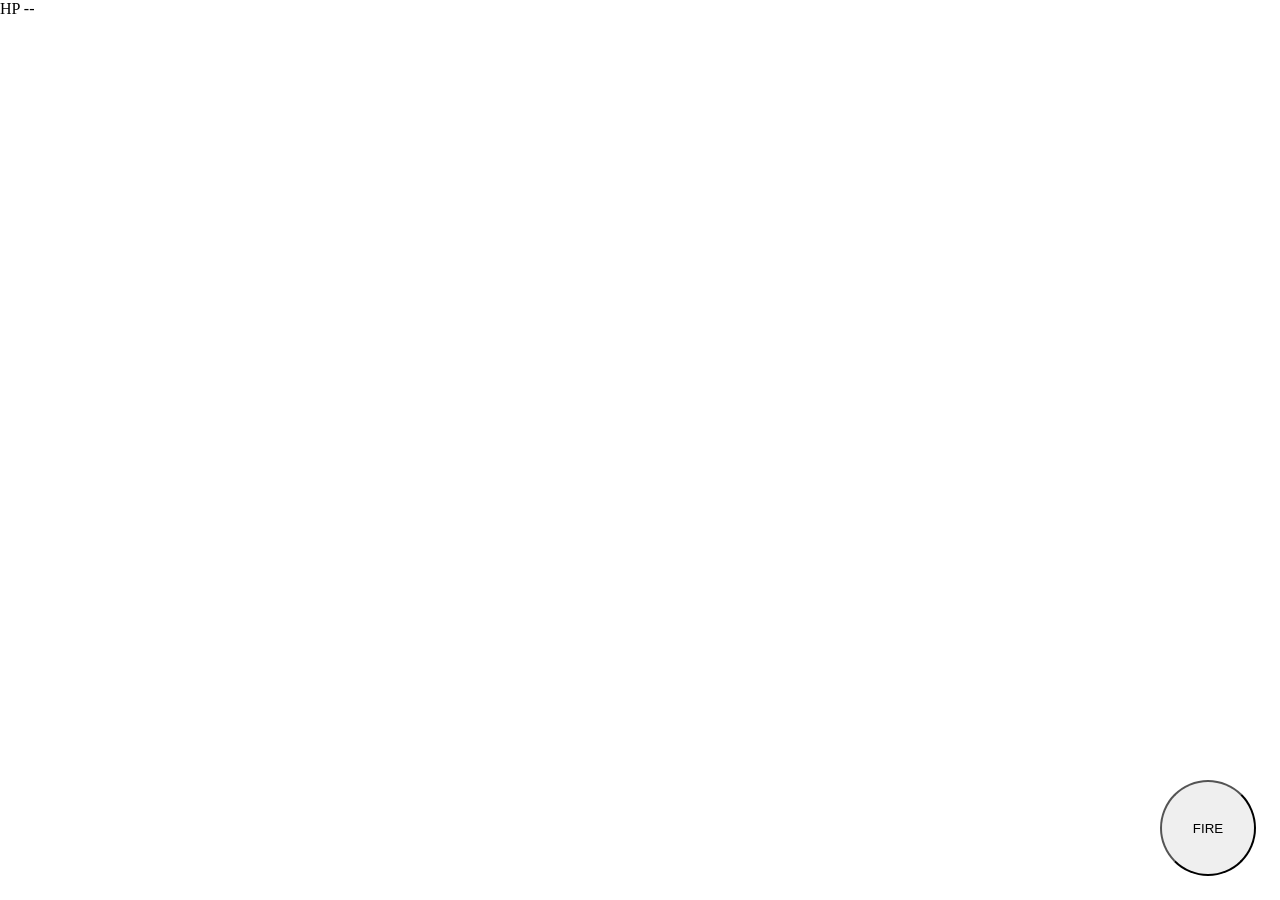
<file: templates/hud/index.html>
<!doctype html>
<html lang="en">
<head>
  <meta charset="utf-8">
  <meta name="viewport" content="width=device-width, initial-scale=1, maximum-scale=1, user-scalable=no, viewport-fit=cover">
  <style>
    html, body { margin: 0; height: 100%; background: transparent; touch-action: none; user-select: none; -webkit-user-select: none; }
    #fire { position: fixed; right: 24px; bottom: 24px; width: 96px; height: 96px; border-radius: 50%; }
  </style>
</head>
<body>
  <!-- Elements with data-webui-touch receive touches; the rest of the screen reaches the game. -->
  <button id="fire" data-webui-touch>FIRE</button>
  <div id="hp">HP --</div>
  <script>
    Godot.touchRegions();
    const fire = document.getElementById('fire');
    let held = false;
    const release = () => { if (held) { held = false; Godot.emit('fire_released'); } };
    fire.addEventListener('pointerdown', e => { fire.setPointerCapture(e.pointerId); held = true; Godot.emit('fire_pressed'); });
    for (const t of ['pointerup', 'pointercancel', 'lostpointercapture']) fire.addEventListener(t, release);
    Godot.guard(release);
    Godot.on('state', s => { document.getElementById('hp').textContent = 'HP ' + s.health; });
  </script>
</body>
</html>
</file>
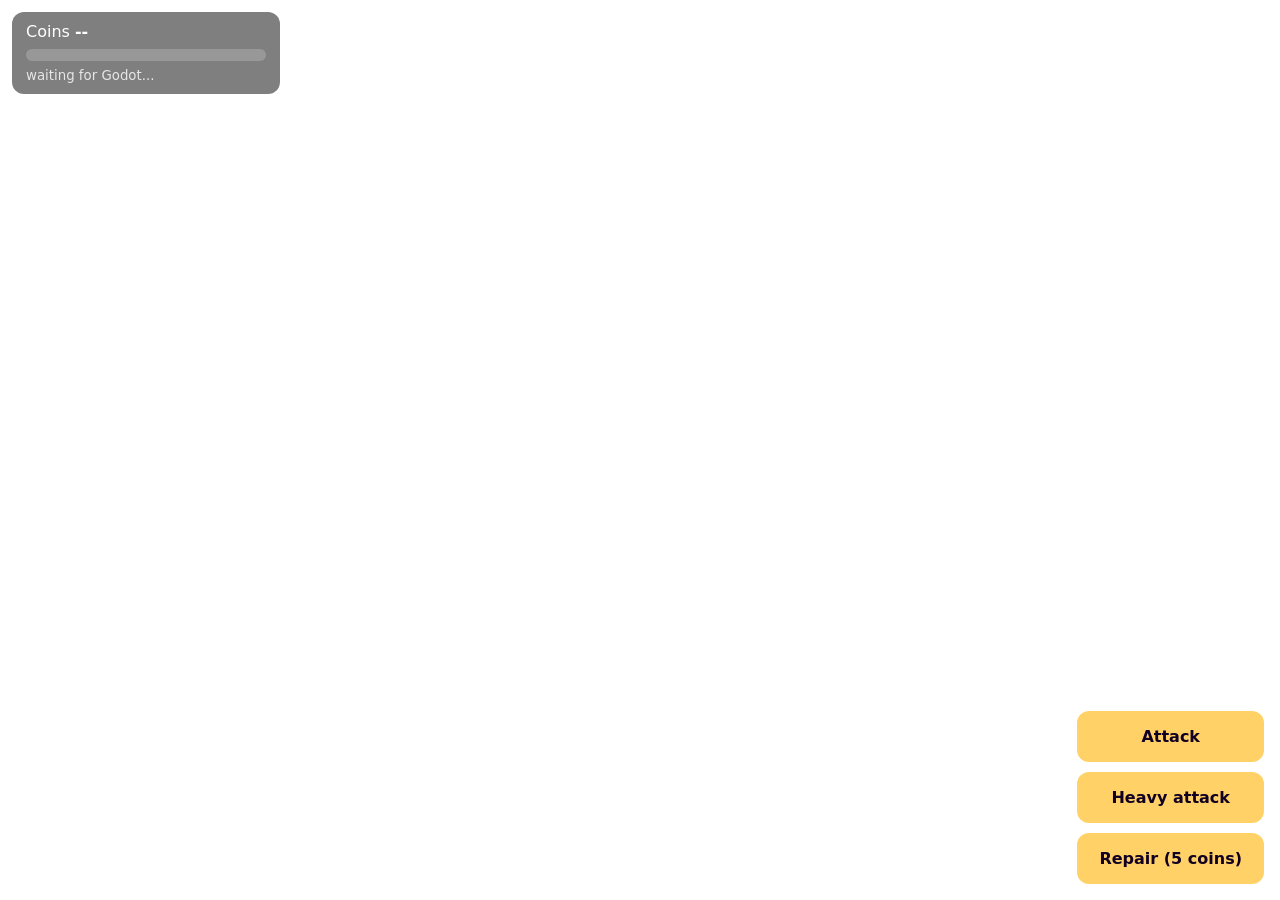
<file: examples/minimal_hud/ui/index.html>
<!doctype html>
<html lang="en">
<head>
  <meta charset="utf-8">
  <meta name="viewport" content="width=device-width, initial-scale=1, maximum-scale=1, user-scalable=no, viewport-fit=cover">
  <title>Minimal HUD</title>
  <link rel="stylesheet" href="hud.css">
</head>
<body>
  <!-- window.Godot is injected by the addon: no <script src> for it. -->
  <div id="stats" class="panel">
    <div>Coins <b id="coins">--</b></div>
    <div class="bar"><i id="hp-fill"></i></div>
    <small id="hp-text">waiting for Godot...</small>
  </div>

  <div id="controls">
    <!-- data-webui-touch: only these elements receive touches; the rest of the screen reaches the game -->
    <button id="attack" data-webui-touch>Attack</button>
    <button id="heavy" data-webui-touch>Heavy attack</button>
    <button id="repair" data-webui-touch>Repair (5 coins)</button>
  </div>

  <div id="floaters"></div>
  <div id="toast" hidden></div>
  <script src="hud.js"></script>
</body>
</html>
</file>
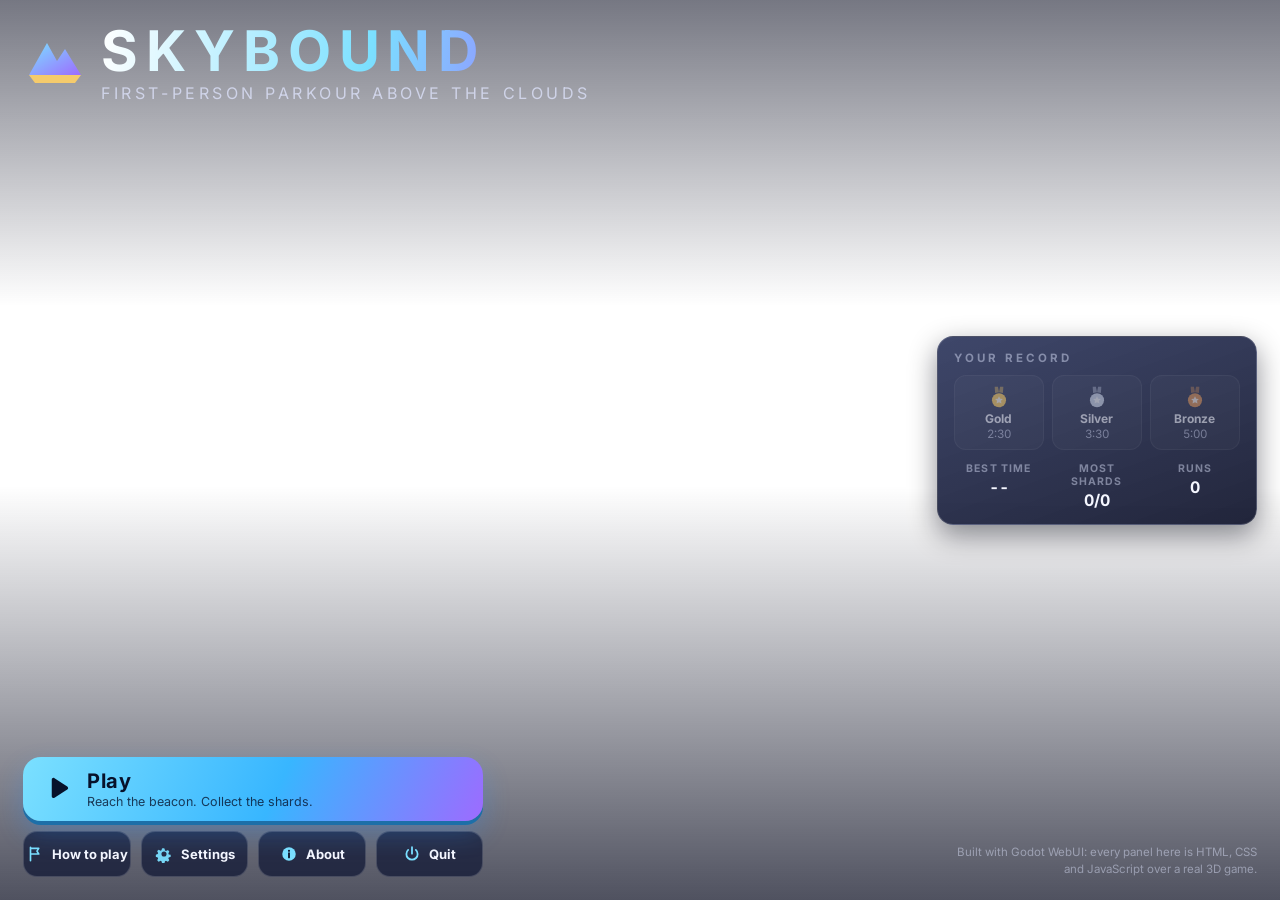
<file: examples/skybound/ui/index.html>
<!doctype html>
<html lang="en">
<head>
  <meta charset="utf-8">
  <meta name="viewport" content="width=device-width, initial-scale=1, maximum-scale=1, user-scalable=no, viewport-fit=cover">
  <title>Skybound</title>
  <link rel="stylesheet" href="css/base.css">
  <link rel="stylesheet" href="css/menu.css">
  <link rel="stylesheet" href="css/hud.css">
  <link rel="stylesheet" href="css/panels.css">
</head>
<body data-screen="menu">
  <!-- window.Godot is injected by the addon: no <script src> for it. -->
  <svg class="sprite" width="0" height="0" aria-hidden="true">
    <defs>
      <symbol id="i-play" viewBox="0 0 24 24"><path d="M7 4.5c0-1.1 1.2-1.8 2.2-1.2l10.2 6.6c.9.6.9 1.9 0 2.5L9.2 19.0C8.2 19.6 7 18.9 7 17.8z" fill="currentColor"/></symbol>
      <symbol id="i-pause" viewBox="0 0 24 24"><rect x="6" y="4" width="4.2" height="16" rx="1.4" fill="currentColor"/><rect x="13.8" y="4" width="4.2" height="16" rx="1.4" fill="currentColor"/></symbol>
      <symbol id="i-gear" viewBox="0 0 24 24"><path d="M12 8.6a3.4 3.4 0 1 0 0 6.8 3.4 3.4 0 0 0 0-6.8zm8.2 4.4-1.9-.5c-.1-.5-.3-.9-.5-1.4l1-1.7a.9.9 0 0 0-.1-1.1l-1.2-1.2a.9.9 0 0 0-1.1-.1l-1.7 1c-.4-.3-.9-.4-1.4-.6L12.8 5a.9.9 0 0 0-.9-.7h-1.8a.9.9 0 0 0-.9.7l-.5 1.9c-.5.2-.9.3-1.4.6l-1.7-1a.9.9 0 0 0-1.1.1L3.3 7.8a.9.9 0 0 0-.1 1.1l1 1.7c-.3.5-.4.9-.5 1.4l-1.9.5a.9.9 0 0 0-.7.9v1.8c0 .4.3.8.7.9l1.9.5c.1.5.3.9.5 1.4l-1 1.7a.9.9 0 0 0 .1 1.1l1.2 1.2c.3.3.8.4 1.1.1l1.7-1c.4.3.9.4 1.4.6l.5 1.9c.1.4.5.7.9.7h1.8c.4 0 .8-.3.9-.7l.5-1.9c.5-.2.9-.3 1.4-.6l1.7 1c.4.2.8.2 1.1-.1l1.2-1.2c.3-.3.4-.8.1-1.1l-1-1.7c.3-.5.4-.9.5-1.4l1.9-.5c.4-.1.7-.5.7-.9v-1.8c0-.4-.3-.8-.7-.9z" fill="currentColor" fill-rule="evenodd" opacity=".95"/></symbol>
      <symbol id="i-shard" viewBox="0 0 24 24"><path d="M12 2.5 19 12l-7 9.5L5 12z" fill="currentColor"/><path d="M12 2.5 5 12h14z" fill="#fff" opacity=".35"/></symbol>
      <symbol id="i-flag" viewBox="0 0 24 24"><path d="M6 3v18M6 4.5h11l-2.4 3.7L17 12H6" fill="none" stroke="currentColor" stroke-width="2.2" stroke-linecap="round" stroke-linejoin="round"/></symbol>
      <symbol id="i-skull" viewBox="0 0 24 24"><path d="M12 3a8 8 0 0 0-8 8c0 2.6 1.2 4.4 3 5.5V20h10v-3.5c1.8-1.1 3-2.9 3-5.5a8 8 0 0 0-8-8z" fill="currentColor"/><circle cx="9" cy="11.5" r="1.9" fill="#0b1226"/><circle cx="15" cy="11.5" r="1.9" fill="#0b1226"/></symbol>
      <symbol id="i-clock" viewBox="0 0 24 24"><circle cx="12" cy="12" r="8.5" fill="none" stroke="currentColor" stroke-width="2.2"/><path d="M12 7v5.2l3.2 2" fill="none" stroke="currentColor" stroke-width="2.2" stroke-linecap="round"/></symbol>
      <symbol id="i-jump" viewBox="0 0 24 24"><path d="M12 3.5 5 12h4.4v8.5h5.2V12H19z" fill="currentColor"/></symbol>
      <symbol id="i-medal" viewBox="0 0 24 24"><path d="M8 2.5h3l1 5.2-3.6.5zM16 2.5h-3l-1 5.2 3.6.5z" fill="currentColor" opacity=".55"/><circle cx="12" cy="15" r="6.5" fill="currentColor"/><path d="m12 11.2 1.1 2.3 2.5.3-1.8 1.7.5 2.5-2.3-1.2-2.3 1.2.5-2.5-1.8-1.7 2.5-.3z" fill="#fff" opacity=".85"/></symbol>
      <symbol id="i-back" viewBox="0 0 24 24"><path d="m14.5 5-7 7 7 7" fill="none" stroke="currentColor" stroke-width="2.6" stroke-linecap="round" stroke-linejoin="round"/></symbol>
      <symbol id="i-power" viewBox="0 0 24 24"><path d="M12 3v8.5M6.9 6.6a7.5 7.5 0 1 0 10.2 0" fill="none" stroke="currentColor" stroke-width="2.4" stroke-linecap="round"/></symbol>
      <symbol id="i-retry" viewBox="0 0 24 24"><path d="M5 12a7 7 0 1 0 2.2-5.1M5 4.5v4.2h4.2" fill="none" stroke="currentColor" stroke-width="2.4" stroke-linecap="round" stroke-linejoin="round"/></symbol>
      <symbol id="i-wing" viewBox="0 0 24 24"><path d="M3 15c3.5 1 6.2-.2 8-3.5L12 9l1 2.5c1.8 3.3 4.5 4.5 8 3.5-2.8-1-4-3.2-4.4-6.1C14.600 8.600 13.300 7.600 12 5.500 10.700 7.600 9.400 8.600 7.400 8.900 7 11.800 5.800 14 3 15z" fill="currentColor"/></symbol>
      <symbol id="i-chev" viewBox="0 0 24 24"><path d="m6 8 6 5 6-5M6 14l6 5 6-5" fill="none" stroke="currentColor" stroke-width="2.6" stroke-linecap="round" stroke-linejoin="round"/></symbol>
      <symbol id="i-info" viewBox="0 0 24 24"><circle cx="12" cy="12" r="9" fill="currentColor"/><path d="M12 11v5.5" stroke="#0b1226" stroke-width="2.4" stroke-linecap="round"/><circle cx="12" cy="7.8" r="1.4" fill="#0b1226"/></symbol>
    </defs>
  </svg>

  <!-- Camera look: swipes anywhere on the open screen (under every control). -->
  <div id="look-zone" data-webui-touch hidden></div>

  <!-- ============================== MENU ============================== -->
  <section id="menu" class="layer" data-webui-touch>
    <header id="brand">
      <svg id="logo" viewBox="0 0 64 64" aria-hidden="true">
        <defs><linearGradient id="g-logo" x1="0" y1="0" x2="1" y2="1"><stop offset="0" stop-color="#7be0ff"/><stop offset="1" stop-color="#9d6bff"/></linearGradient></defs>
        <path d="M6 44 24 12l10 18 8-12 16 26z" fill="url(#g-logo)"/>
        <path d="M6 44h52l-6 8H12z" fill="#ffd166" opacity=".9"/>
      </svg>
      <div>
        <h1 id="title">SKYBOUND</h1>
        <p id="tagline">First-person parkour above the clouds</p>
      </div>
    </header>

    <div id="menu-main">
      <button id="btn-play" class="cta">
        <svg><use href="#i-play"/></svg>
        <span class="cta-text"><b>Play</b><small id="best-line">Reach the beacon. Collect the shards.</small></span>
      </button>
      <div class="row">
        <button id="btn-howto" class="ghost"><svg><use href="#i-flag"/></svg>How to play</button>
        <button id="btn-settings" class="ghost"><svg><use href="#i-gear"/></svg>Settings</button>
        <button id="btn-about" class="ghost"><svg><use href="#i-info"/></svg>About</button>
        <button id="btn-quit" class="ghost"><svg><use href="#i-power"/></svg>Quit</button>
      </div>
    </div>

    <aside id="profile" class="glass">
      <h2>Your record</h2>
      <ul id="medals">
        <li class="medal gold" id="medal-gold"><svg><use href="#i-medal"/></svg><b>Gold</b><small id="medal-gold-time">2:30</small></li>
        <li class="medal silver" id="medal-silver"><svg><use href="#i-medal"/></svg><b>Silver</b><small id="medal-silver-time">3:30</small></li>
        <li class="medal bronze" id="medal-bronze"><svg><use href="#i-medal"/></svg><b>Bronze</b><small id="medal-bronze-time">5:00</small></li>
      </ul>
      <dl class="stats">
        <div><dt>Best time</dt><dd id="stat-best">--</dd></div>
        <div><dt>Most shards</dt><dd id="stat-shards">0/0</dd></div>
        <div><dt>Runs</dt><dd id="stat-runs">0</dd></div>
      </dl>
    </aside>
    <p id="menu-hint">Built with Godot WebUI: every panel here is HTML, CSS and JavaScript over a real 3D game.</p>
  </section>

  <!-- ============================== HUD ============================== -->
  <section id="hud" class="layer" hidden>
    <div id="speedlines"></div>
    <div id="flash"></div>

    <div id="hud-time" class="glass">
      <svg><use href="#i-clock"/></svg>
      <b id="timer">0:00.00</b>
      <span id="section-chip"><i id="section-n">1/5</i><em id="section-name">LAUNCH PAD</em></span>
    </div>

    <div id="hud-stats">
      <div class="chip glass" id="chip-shards" aria-label="Shards"><svg><use href="#i-shard"/></svg><b id="shard-count">0</b><small id="shard-total">/ 25</small></div>
      <div class="chip glass" id="chip-wings" aria-label="Double jump" hidden><svg><use href="#i-wing"/></svg></div>
      <div class="chip glass quiet" id="chip-deaths" aria-label="Falls"><svg><use href="#i-skull"/></svg><b id="death-count">0</b></div>
      <button id="btn-pause" class="round-btn glass" data-webui-touch aria-label="Pause"><svg><use href="#i-pause"/></svg></button>
    </div>

    <div id="crosshair"><i></i><i></i><i></i><i></i></div>
    <div id="markers"></div>

    <div id="sprint-ind" aria-hidden="true"><svg><use href="#i-chev"/></svg></div>

    <div id="banner"><small id="banner-kicker">SECTION 1 OF 5</small><b id="banner-name">LAUNCH PAD</b></div>
    <div id="toasts"></div>
    <div id="countdown" hidden><b id="count-num">3</b></div>
    <p id="keys-hint">WASD move &middot; SHIFT sprint &middot; SPACE jump &middot; drag to look &middot; ESC pause</p>
    <div id="fps-chip" class="chip glass" hidden><small>FPS</small><b id="fps-num">60</b></div>

    <div id="stick-zone" data-webui-touch><div id="stick"><div id="knob"></div></div></div>
    <button id="btn-use" class="use-btn" data-webui-touch hidden aria-label="Use the terminal"><b>USE</b><small>E</small></button>
    <button id="btn-jump" class="jump-btn" data-webui-touch aria-label="Jump"><svg><use href="#i-jump"/></svg><span>JUMP</span><i class="wing-badge"><svg><use href="#i-wing"/></svg></i></button>
  </section>

  <!-- ============================== PAUSE ============================== -->
  <section id="pause" class="layer scrim" hidden data-webui-touch>
    <div class="card glass">
      <small class="kicker">PAUSED</small>
      <h2>Take a breath</h2>
      <p id="pause-line">Section 1/5 &middot; 0 shards &middot; 0 falls</p>
      <button id="btn-resume" class="cta"><svg><use href="#i-play"/></svg><span class="cta-text"><b>Resume</b><small>Pick up where you left off</small></span></button>
      <div class="row">
        <button id="btn-retry" class="ghost"><svg><use href="#i-flag"/></svg>Checkpoint</button>
        <button id="btn-restart" class="ghost"><svg><use href="#i-retry"/></svg>Restart</button>
        <button id="btn-pause-settings" class="ghost"><svg><use href="#i-gear"/></svg>Settings</button>
        <button id="btn-pause-menu" class="ghost"><svg><use href="#i-power"/></svg>Menu</button>
      </div>
    </div>
  </section>

  <!-- ============================== RESULTS ============================== -->
  <section id="results" class="layer scrim" hidden data-webui-touch>
    <div class="card glass wide">
      <small class="kicker" id="res-kicker">RUN COMPLETE</small>
      <div id="res-medal" class="none"><svg><use href="#i-medal"/></svg><b id="res-medal-name">No medal</b></div>
      <h2 id="res-time">0:00.00</h2>
      <p id="res-best-line">Gold at 2:30</p>
      <span id="res-badge" hidden>NEW BEST</span>
      <dl class="stats">
        <div><dt>Shards</dt><dd id="res-shards">0/0</dd></div>
        <div><dt>Falls</dt><dd id="res-deaths">0</dd></div>
        <div><dt>Best</dt><dd id="res-best">--</dd></div>
      </dl>
      <p id="res-perfect" hidden>Perfect run: every shard, no falls.</p>
      <div class="row">
        <button id="btn-res-retry" class="cta"><svg><use href="#i-retry"/></svg><span class="cta-text"><b>Run it again</b><small>Beat your time</small></span></button>
        <button id="btn-res-menu" class="ghost"><svg><use href="#i-back"/></svg>Menu</button>
      </div>
    </div>
  </section>

  <!-- ============================== SETTINGS ============================== -->
  <section id="settings" class="layer scrim" hidden data-webui-touch>
    <div class="card glass wide">
      <header class="card-head">
        <button id="btn-settings-back" class="round-btn glass" aria-label="Back"><svg><use href="#i-back"/></svg></button>
        <h2>Settings</h2>
      </header>
      <div class="setting-grid">
        <div class="setting">
          <label for="set-sensitivity">Look sensitivity <b id="out-sensitivity">1.0x</b></label>
          <input id="set-sensitivity" type="range" min="0.2" max="3" step="0.1" value="1">
        </div>
        <div class="setting">
          <label for="set-fov">Field of view <b id="out-fov">78</b></label>
          <input id="set-fov" type="range" min="65" max="100" step="1" value="78">
        </div>
        <div class="setting wide-row">
          <label>3D resolution <b id="out-render_scale">Balanced</b></label>
          <div class="seg" id="seg-render_scale" role="group" aria-label="3D resolution">
            <button data-value="1" data-name="Sharp">Sharp 100%</button>
            <button data-value="0.75" data-name="Balanced">Balanced 75%</button>
            <button data-value="0.6" data-name="Fast">Fast 60%</button>
          </div>
        </div>
      </div>
      <ul class="toggles">
        <li><span>Glow and color grade</span><button id="tg-effects" class="toggle" aria-pressed="true">On</button></li>
        <li><span>Invert look Y</span><button id="tg-invert_y" class="toggle" aria-pressed="false">Off</button></li>
        <li><span>Sprint on full stick push</span><button id="tg-auto_sprint" class="toggle" aria-pressed="true">On</button></li>
        <li><span>Head bob</span><button id="tg-head_bob" class="toggle" aria-pressed="true">On</button></li>
        <li><span>Speed lines</span><button id="tg-speed_lines" class="toggle" aria-pressed="true">On</button></li>
        <li><span>Show FPS</span><button id="tg-show_fps" class="toggle" aria-pressed="false">Off</button></li>
      </ul>
      <p class="hint">Godot owns these values. On phones the effects start off and the 3D resolution at Balanced: that is what keeps the frame rate up.</p>
    </div>
  </section>

  <!-- ============================== ABOUT ============================== -->
  <section id="about" class="layer scrim" hidden data-webui-touch>
    <div class="card glass wide">
      <header class="card-head">
        <button id="btn-about-back" class="round-btn glass" aria-label="Back"><svg><use href="#i-back"/></svg></button>
        <h2>About</h2>
      </header>
      <p class="lead">Skybound is a first-person parkour course made to show Godot WebUI. Godot runs the world, the character and every rule of the game. Everything you read and tap on top of it (this menu, the HUD, the markers, the settings) is HTML, CSS and JavaScript.</p>
      <ul class="tips">
        <li>The HUD is fed by Godot twenty times a second; the page owns no game logic.</li>
        <li>The checkpoint and finish markers are projected from 3D positions by Godot, then drawn by the page.</li>
        <li>Settings and medals are stored by Godot; the page asks for a change and shows the answer.</li>
        <li>On a phone the stick, the jump button and the look swipe are page elements wired to the same controller as the keyboard.</li>
      </ul>
      <dl class="meta">
        <div><dt>Runs on</dt><dd id="ab-engine">...</dd></div>
        <div><dt>Interface</dt><dd>HTML, CSS, JavaScript</dd></div>
        <div><dt>Renderer</dt><dd id="ab-renderer">...</dd></div>
      </dl>
    </div>
  </section>

  <!-- ============================== HOW TO PLAY ============================== -->
  <section id="howto" class="layer scrim" hidden data-webui-touch>
    <div class="card glass wide">
      <header class="card-head">
        <button id="btn-howto-back" class="round-btn glass" aria-label="Back"><svg><use href="#i-back"/></svg></button>
        <h2>How to play</h2>
      </header>
      <p class="lead">Run, leap and climb five sections to the beacon. Collect light shards on the way, beat the medal times.</p>
      <div class="cols">
        <div>
          <h3>Keyboard</h3>
          <ul class="keys">
            <li><kbd>W</kbd><kbd>A</kbd><kbd>S</kbd><kbd>D</kbd><span>Move</span></li>
            <li><kbd>Shift</kbd><span>Sprint (hold)</span></li>
            <li><kbd>Space</kbd><span>Jump (hold for height)</span></li>
            <li><kbd>Drag</kbd><span>Look around</span></li>
            <li><kbd>R</kbd><span>Back to checkpoint</span></li>
          </ul>
        </div>
        <div>
          <h3>Touch</h3>
          <ul class="keys">
            <li><kbd>Stick</kbd><span>Move; push it fully to sprint</span></li>
            <li><kbd>Jump</kbd><span>Hold for height; tap again in the air after the Wing Orb</span></li>
            <li><kbd>Swipe</kbd><span>Look anywhere else</span></li>
            <li><kbd>Back</kbd><span>Pause</span></li>
          </ul>
        </div>
      </div>
      <ul class="tips">
        <li>Crumbling platforms fall a moment after you land. Keep moving.</li>
        <li>Pink pads throw you into the sky.</li>
        <li>The Wing Orb in section 3 unlocks a second jump in mid-air.</li>
      </ul>
    </div>
  </section>

  <script src="js/core.js"></script>
  <script src="js/input.js"></script>
  <script src="js/hud.js"></script>
  <script src="js/screens.js"></script>
</body>
</html>
</file>
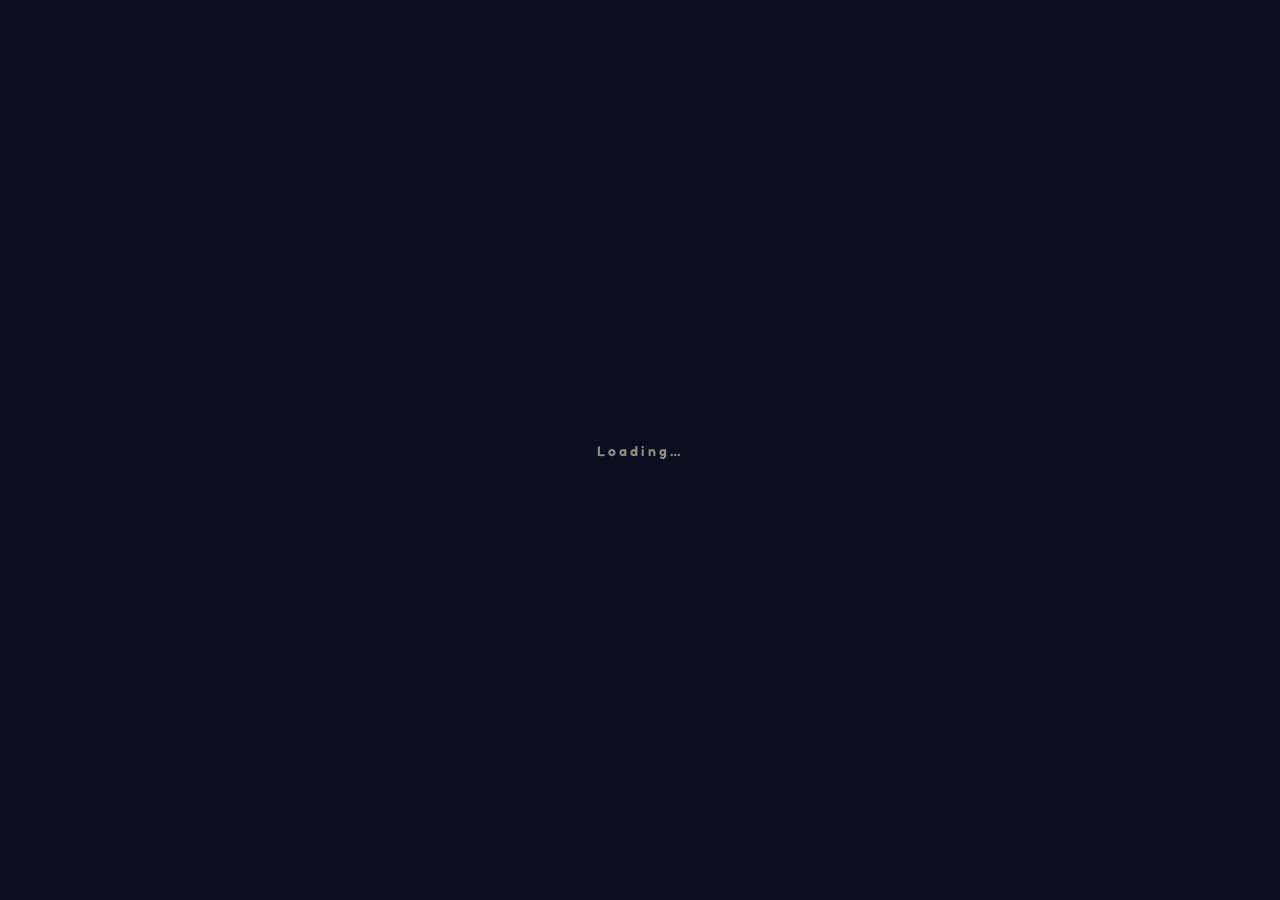
<file: examples/playable_character/ui/hud.html>
<!doctype html>
<html lang="en">
<head>
  <meta charset="utf-8">
  <meta name="viewport" content="width=device-width, initial-scale=1, maximum-scale=1, user-scalable=no, viewport-fit=cover, interactive-widget=resizes-content">
  <title>Lumen Hollow</title>
  <link rel="stylesheet" href="style.css">
</head>
<body class="loading">
  <svg width="0" height="0" style="position:absolute" aria-hidden="true">
    <defs>
      <symbol id="i-glim" viewBox="0 0 24 24"><path d="M12 2l4.5 7L12 22 7.5 9z"/></symbol>
      <symbol id="i-pause" viewBox="0 0 24 24"><rect x="6" y="4" width="4" height="16" rx="1.4"/><rect x="14" y="4" width="4" height="16" rx="1.4"/></symbol>
      <symbol id="i-play" viewBox="0 0 24 24"><path d="M8 5.5v13c0 .9 1 1.5 1.8 1L20 13c.8-.5.8-1.6 0-2.1L9.8 4.5C9 4 8 4.6 8 5.5z"/></symbol>
      <symbol id="i-flare" viewBox="0 0 24 24"><path d="M12 2c1 4-1 5-1 8a4 4 0 0 0 8 .5c2 3-1 10-7 12 6-1 7-6 5-9-1 1.5-3 1.6-4 .3 1.6-2.6.4-5.4-1-11.8z"/><path d="M10 22c-4-2-6-6-4.5-10C6.6 14 8 15.6 9.7 16c-.4-2.5 1-4.3 3.3-5-2 3.2-3.6 7.3-3 11z"/></symbol>
      <symbol id="i-menu" viewBox="0 0 24 24"><path d="M4 7h16M4 12h16M4 17h16" fill="none" stroke="currentColor" stroke-width="2.4" stroke-linecap="round"/></symbol>
    </defs>
  </svg>

  <div id="vignette"></div>

  <header id="top">
    <div class="side left">
      <div id="glow" class="chip"><svg class="glim"><use href="#i-glim"/></svg><b id="glow-n">0</b><span>/ <i id="glow-total">8</i></span></div>
      <div id="hp"><i></i><i></i><i></i><i></i><i></i></div>
      <div id="debug" class="debug" hidden><span id="debug-line"></span></div>
    </div>
    <div id="timer" class="chip">0:00</div>
    <div class="side right">
      <button id="btn-pause" class="iconbtn" data-webui-touch aria-label="Pause"><svg><use href="#i-pause"/></svg></button>
    </div>
  </header>

  <div id="toast"><small id="toast-kicker">THE HOLLOW</small><b id="toast-text">Gather the glimmers</b></div>

  <!-- Showcase moments (Godot one-shot events fill these in): a seed pinged at the pickup spot,
       the gate-awake banner, a right-edge nudge while the gate is open, and the victory flash. -->
  <div id="awake" hidden><small>THE LAST SEED</small><b>The gate awakens</b></div>
  <div id="gate-hint" aria-hidden="true"><svg viewBox="0 0 24 24"><path d="M8 5l8 7-8 7" fill="none" stroke="currentColor" stroke-width="3" stroke-linecap="round" stroke-linejoin="round"/></svg></div>
  <div id="flash" aria-hidden="true"></div>

  <div id="stick-zone" data-webui-touch>
    <div id="stick"><div id="knob"></div></div>
  </div>

  <div id="actions">
    <button id="btn-flare" class="act flare" data-webui-touch aria-label="Flare">
      <svg><use href="#i-flare"/></svg>
      <span>FLARE</span>
      <i id="flare-pips"><b class="on"></b><b class="on"></b><b class="on"></b></i>
    </button>
    <button id="btn-jump" class="act jump" data-webui-touch aria-label="Jump">
      <svg><use href="#i-play"/></svg>
      <span>JUMP</span>
    </button>
  </div>

  <div id="pause" hidden>
    <div class="card" data-webui-touch>
      <small>PAUSED</small>
      <h2>Catch your breath</h2>
      <div class="settings">
        <div class="row"><span>Sound</span><button id="btn-sfx" class="toggle" aria-pressed="true">On</button></div>
        <div class="row"><span>Difficulty</span>
          <span class="seg" id="seg-difficulty"><button data-value="easy">Easy</button><button data-value="normal">Normal</button><button data-value="hard">Hard</button></span>
        </div>
      </div>
      <button id="btn-resume" class="cta"><svg><use href="#i-play"/></svg>Resume</button>
      <div class="row2">
        <button id="btn-restart" class="ghost">Restart</button>
        <button id="btn-menu" class="ghost">Menu</button>
      </div>
    </div>
  </div>

  <div id="results" hidden>
    <div class="card wide" data-webui-touch>
      <small id="results-kicker">THE GATE AWAKENS</small>
      <h2>Grove Complete</h2>
      <p id="r-verdict" class="verdict"></p>
      <div class="stats">
        <div class="stat"><b id="r-time">0:00.0</b><small>time</small></div>
        <div class="stat"><b id="r-glims">8/8</b><small>seeds</small></div>
        <div class="stat"><b id="r-hits">0</b><small>hits taken</small></div>
      </div>
      <p id="r-best" class="best"></p>
      <button id="btn-again" class="cta">Play again</button>
      <div class="row2">
        <button id="btn-next" class="ghost">Next: Deep Hollow</button>
        <button id="btn-results-menu" class="ghost">Menu</button>
      </div>
    </div>
  </div>

  <div id="ko" hidden>
    <b>K.O.</b>
    <small>The hollow rekindles you...</small>
  </div>

  <!-- Full-screen cover: visible while the page loads or Godot swaps scenes (body.loading),
       fades out when the first Godot state arrives. -->
  <div id="loader" aria-hidden="true"><span>Loading…</span></div>

  <script src="hud.js"></script>
</body>
</html>
</file>
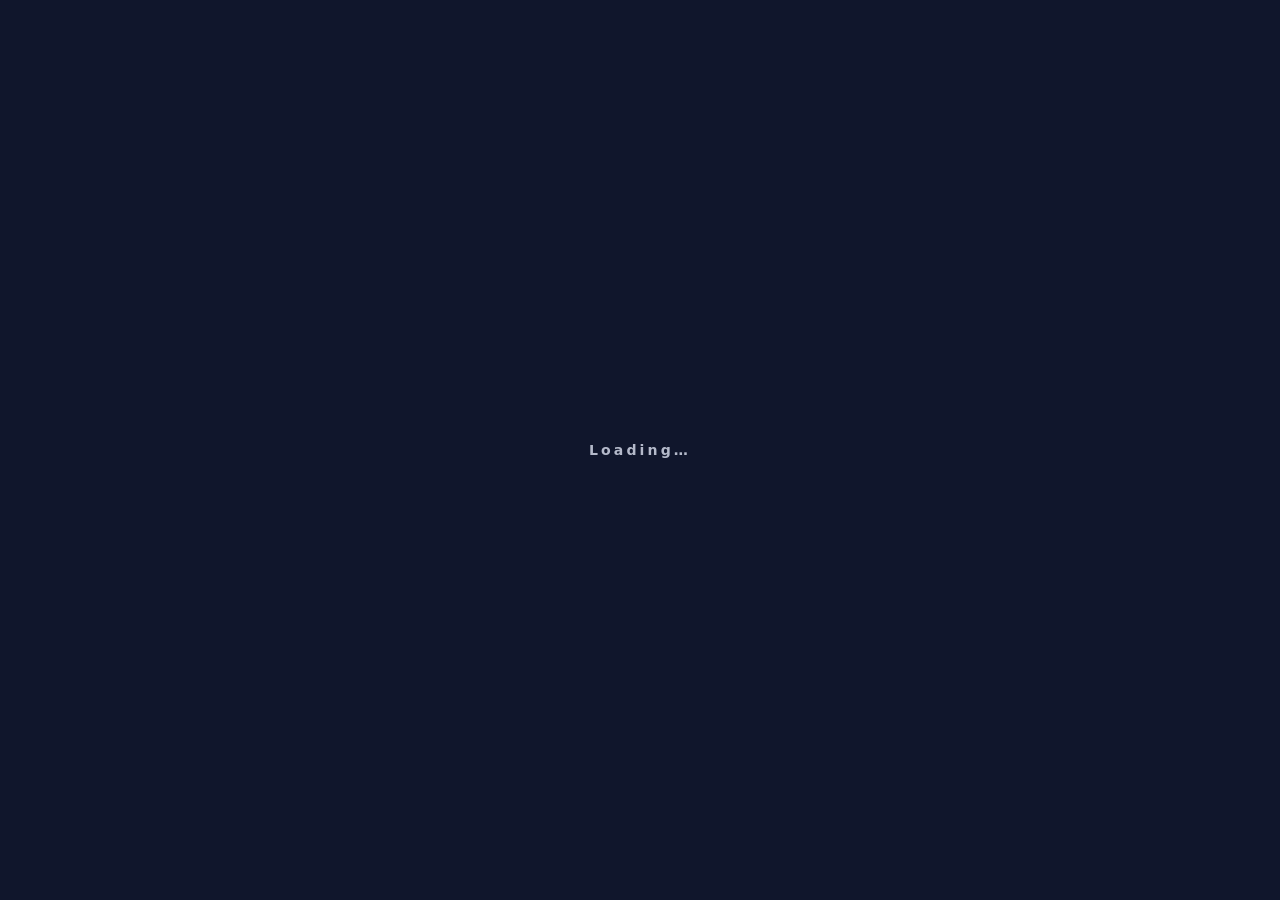
<file: examples/playable_character/ui/hud3d.html>
<!doctype html>
<html lang="en">
<head>
  <meta charset="utf-8">
  <meta name="viewport" content="width=device-width, initial-scale=1, maximum-scale=1, user-scalable=no, viewport-fit=cover">
  <title>3D HUD</title>
  <link rel="stylesheet" href="hud3d.css">
</head>
<body class="loading">
  <!-- window.Godot is injected by the addon: no <script src> for it. -->
  <!-- Look zone: the whole screen, underneath the controls. Swipes on it turn the camera. -->
  <div id="look-zone" data-webui-touch></div>

  <div id="hint" class="chip">Swipe anywhere on the open screen to look around</div>

  <div id="telemetry" class="panel">
    <div class="cap">GODOT TELEMETRY</div>
    <div class="grid">
      <span>look</span><b id="t-swipe">idle</b>
      <span>yaw</span><b id="t-yaw">--</b>
      <span>pitch</span><b id="t-pitch">--</b>
      <span>speed</span><b id="t-speed">--</b>
      <span>floor</span><b id="t-floor">--</b>
      <span>fps</span><b id="t-fps">--</b>
    </div>
  </div>

  <div id="topbar">
    <button id="btn-menu" class="chip btn" data-webui-touch hidden>Menu</button>
    <button id="btn-camera" class="chip btn" data-webui-touch>Camera settings</button>
  </div>

  <div id="camera-panel" class="panel" data-webui-touch hidden>
    <div class="cap">CAMERA</div>
    <label for="sensitivity">Swipe sensitivity <b id="sens-value">1.0x</b></label>
    <input id="sensitivity" type="range" min="0.2" max="3" step="0.1" value="1">
    <div class="row">
      <button id="invert-x" class="toggle" aria-pressed="false">Invert X</button>
      <button id="invert-y" class="toggle" aria-pressed="false">Invert Y</button>
    </div>
  </div>

  <div id="stick-zone" data-webui-touch>
    <div id="stick">
      <div id="knob"></div>
    </div>
  </div>

  <button id="btn-jump" class="round" data-webui-touch>JUMP</button>

  <!-- Full-screen cover: visible while the page loads or Godot swaps scenes (body.loading),
       fades out when the first Godot state arrives. -->
  <div id="loader" aria-hidden="true"><span>Loading…</span></div>

  <script src="hud3d.js"></script>
</body>
</html>
</file>
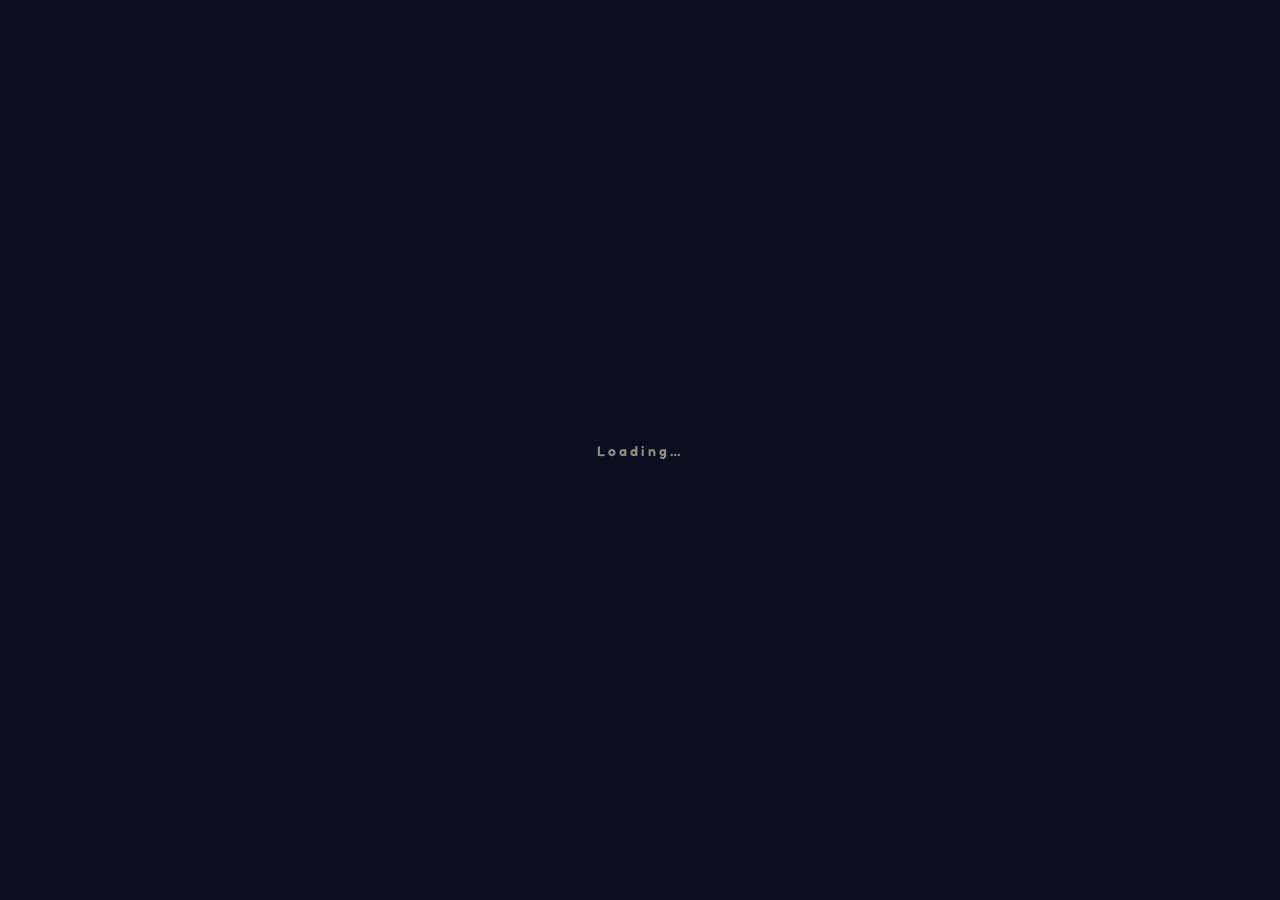
<file: examples/playable_character/ui/menu.html>
<!doctype html>
<html lang="en">
<head>
  <meta charset="utf-8">
  <meta name="viewport" content="width=device-width, initial-scale=1, maximum-scale=1, user-scalable=no, viewport-fit=cover, interactive-widget=resizes-content">
  <title>Lumen Hollow</title>
  <link rel="stylesheet" href="menu.css">
</head>
<body class="loading">
  <svg class="sprite-defs" aria-hidden="true">
    <defs>
      <symbol id="i-glim" viewBox="0 0 24 24"><path d="M12 2l4.5 7L12 22 7.5 9z"/></symbol>
      <symbol id="i-gear" viewBox="0 0 24 24"><path d="M12 8.6a3.4 3.4 0 1 0 0 6.8 3.4 3.4 0 0 0 0-6.8zm8.8 4.2l-1.7-.5a7.2 7.2 0 0 0-.5-1.3l.9-1.5-1.9-1.9-1.5.9a7.2 7.2 0 0 0-1.3-.5L14.3 5h-2.7l-.5 1.7c-.5.1-.9.3-1.3.5l-1.5-.9-1.9 1.9.9 1.5c-.2.4-.4.8-.5 1.3l-1.7.5v2.7l1.7.5c.1.5.3.9.5 1.3l-.9 1.5 1.9 1.9 1.5-.9c.4.2.8.4 1.3.5l.5 1.7h2.7l.5-1.7c.5-.1.9-.3 1.3-.5l1.5.9 1.9-1.9-.9-1.5c.2-.4.4-.8.5-1.3l1.7-.5z"/></symbol>
      <symbol id="i-info" viewBox="0 0 24 24"><path fill-rule="evenodd" d="M12 2C6.5 2 2 6.5 2 12s4.5 10 10 10 10-4.5 10-10S17.5 2 12 2zm1 15h-2v-5h2v5zm0-7h-2V7h2v3z"/></symbol>
      <symbol id="i-power" viewBox="0 0 24 24"><path d="M12 3a1.5 1.5 0 0 1 1.5 1.5v6a1.5 1.5 0 0 1-3 0v-6A1.5 1.5 0 0 1 12 3z"/><path d="M6.3 6.3a1.5 1.5 0 0 1 2.1.2 1.5 1.5 0 0 1-.2 2.1A7 7 0 1 0 15.8 8.6a1.5 1.5 0 1 1 1.9-2.3 10 10 0 1 1-11.4 0z"/></symbol>
      <symbol id="i-play" viewBox="0 0 24 24"><path d="M8 5.5v13c0 .9 1 1.5 1.8 1L20 13c.8-.5.8-1.6 0-2.1L9.8 4.5C9 4 8 4.6 8 5.5z"/></symbol>
      <symbol id="i-cube" viewBox="0 0 24 24"><path d="M12 2.5l8.5 4.7v9.6L12 21.5l-8.5-4.7V7.2L12 2.5zm0 2.3L6.3 7.9 12 11l5.7-3.1L12 4.8z"/></symbol>
    </defs>
  </svg>

  <div id="vignette" aria-hidden="true"></div>

  <div id="stage">
    <header id="brand">
      <svg id="mark" viewBox="0 0 72 72" aria-hidden="true">
        <defs>
          <linearGradient id="mark-amber" x1="0" y1="0" x2="0" y2="1">
            <stop offset="0%" stop-color="#ffe9c4"/>
            <stop offset="100%" stop-color="#ffb84d"/>
          </linearGradient>
        </defs>
        <circle cx="36" cy="38" r="26" fill="rgba(255,184,77,0.10)"/>
        <circle cx="36" cy="38" r="17" fill="rgba(255,184,77,0.16)"/>
        <path d="M36 20l7 12-7 20-7-20z" fill="url(#mark-amber)"/>
        <circle cx="36" cy="38" r="4.5" fill="#fff6e2"/>
      </svg>
      <div class="title">
        <h1>Lumen <b>Hollow</b></h1>
        <p class="tag">Gather the lost glimmers.<br>Wake the gate.</p>
      </div>
    </header>

    <main id="panel">
      <section id="screen-main" class="screen active">
        <button class="cta" id="btn-play">
          <svg><use href="#i-play"/></svg>
          <span class="cta-txt"><b>Begin</b><small id="best-line">A quiet walk through the grove</small></span>
        </button>
        <nav class="row">
          <button class="ghost" id="btn-settings"><svg><use href="#i-gear"/></svg>Settings</button>
          <button class="ghost" id="btn-about"><svg><use href="#i-info"/></svg>About</button>
          <button class="ghost" id="btn-quit"><svg><use href="#i-power"/></svg>Quit</button>
        </nav>
      </section>

      <section id="screen-settings" class="screen">
        <header><button class="back" data-goto="main" aria-label="Back">‹</button><h2>Settings</h2></header>
        <div class="rows">
          <div class="row"><span>Sound effects</span><button id="set-sfx" class="toggle" aria-pressed="true">On</button></div>
          <div class="row"><span>Difficulty</span>
            <span class="seg" id="set-difficulty"><button data-value="easy">Easy</button><button data-value="normal">Normal</button><button data-value="hard">Hard</button></span>
          </div>
          <div class="row"><span>Debug readout in game</span><button id="set-debug" class="toggle" aria-pressed="true">On</button></div>
          <div class="row"><span>Keeper name</span>
            <button id="set-name" class="fieldbtn" type="button" title="Edit keeper name">Keeper</button>
          </div>
          <div class="row"><span>Grove note</span>
            <button id="set-note" class="fieldbtn fieldbtn-wide" type="button" title="Edit grove note">—</button>
          </div>
        </div>
        <p class="hint">Godot owns these values; the page only asks and displays.</p>
      </section>

      <section id="screen-about" class="screen">
        <header><button class="back" data-goto="main" aria-label="Back">‹</button><h2>About</h2></header>
        <p class="blurb">A tiny night-walk platformer: the grove has lost its glimmers and its gate
        sleeps. Bring the light home. Built to show an HTML interface living over a real game —
        everything you touch here talks to the engine over a small bridge.</p>
        <div class="links">
          <button class="linklike" id="btn-play-3d"><svg><use href="#i-cube"/></svg>3D arena — experimental swipe-look demo</button>
          <button class="linklike" id="btn-bench">Run the FPS benchmark</button>
        </div>
        <dl class="meta">
          <dt>Runs on</dt><dd id="ab-engine">…</dd>
          <dt>Interface</dt><dd>HTML · CSS · JavaScript</dd>
        </dl>
      </section>
    </main>
  </div>

  <!-- Full-screen cover: visible while the page loads or Godot swaps scenes (body.loading),
       fades out when the first Godot state arrives. -->
  <div id="loader" aria-hidden="true"><span>Loading…</span></div>

  <script src="menu.js"></script>
</body>
</html>
</file>
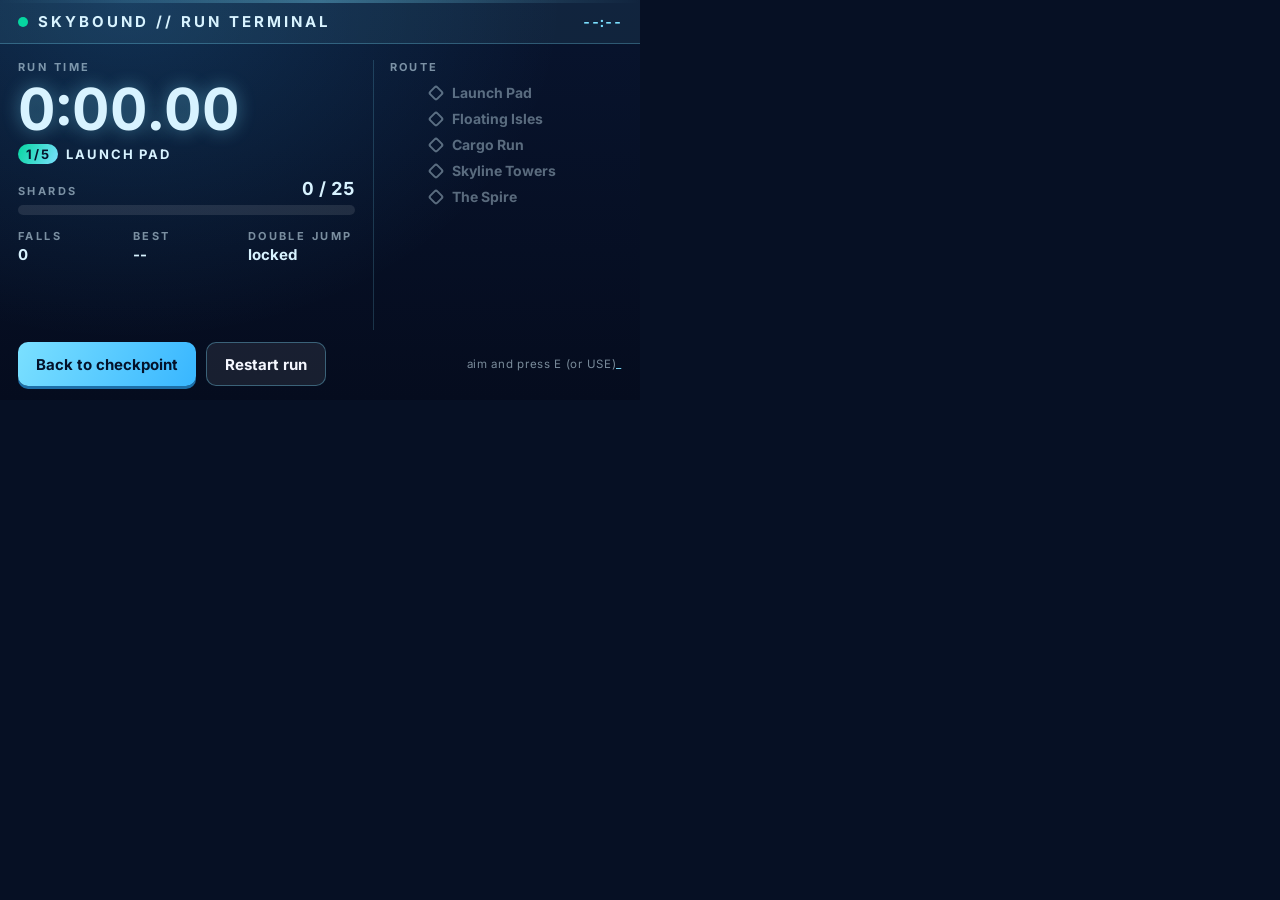
<file: examples/skybound/ui/terminal.html>
<!doctype html>
<html lang="en">
<head>
  <meta charset="utf-8">
  <meta name="viewport" content="width=640, initial-scale=1">
  <title>Skybound terminal</title>
  <link rel="stylesheet" href="css/base.css">
  <link rel="stylesheet" href="css/terminal.css">
</head>
<body>
  <!-- A world-space page: Godot draws this onto the terminal in the 3D scene (GodotWebUI.create_surface). It is laid out
       at 640 x 400 CSS pixels. Same Godot bridge as the HUD; Godot.surface is the surface id. -->
  <div id="screen">
    <header id="bar">
      <i id="led"></i>
      <b id="title">SKYBOUND // RUN TERMINAL</b>
      <span id="clock">--:--</span>
    </header>

    <main id="body">
      <section id="run">
        <small class="cap">RUN TIME</small>
        <b id="time">0:00.00</b>
        <div id="section"><i id="section-n">1/5</i><span id="section-name">LAUNCH PAD</span></div>
        <div id="shards-row">
          <small class="cap">SHARDS</small>
          <b id="shards">0 / 25</b>
        </div>
        <div id="meter"><i id="meter-fill"></i></div>
        <div id="stats">
          <div><small class="cap">FALLS</small><b id="falls">0</b></div>
          <div><small class="cap">BEST</small><b id="best">--</b></div>
          <div><small class="cap">DOUBLE JUMP</small><b id="wings">locked</b></div>
        </div>
      </section>

      <section id="route">
        <small class="cap">ROUTE</small>
        <ol id="sections">
          <li data-n="1"><i></i><span>Launch Pad</span></li>
          <li data-n="2"><i></i><span>Floating Isles</span></li>
          <li data-n="3"><i></i><span>Cargo Run</span></li>
          <li data-n="4"><i></i><span>Skyline Towers</span></li>
          <li data-n="5"><i></i><span>The Spire</span></li>
        </ol>
      </section>
    </main>

    <footer id="actions">
      <button id="btn-retry" class="action">Back to checkpoint</button>
      <button id="btn-restart" class="action quiet">Restart run</button>
      <span id="hint">aim and press E (or USE)<em id="caret">_</em></span>
    </footer>

    <div id="scan"></div>
    <i id="cursor" hidden></i>
  </div>

  <script src="js/terminal.js"></script>
</body>
</html>
</file>
<file: examples/minimal_hud/ui/hud.css>
html, body {
  margin: 0;
  height: 100%;
  overflow: hidden;
  background: transparent; /* the game shows through */
  font-family: system-ui, sans-serif;
  color: #fff;
  user-select: none;
  -webkit-user-select: none;
  touch-action: none;
}

.panel {
  position: fixed;
  top: max(12px, env(safe-area-inset-top));
  left: max(12px, env(safe-area-inset-left));
  width: 240px;
  padding: 10px 14px;
  border-radius: 12px;
  background: rgba(0, 0, 0, 0.5);
  pointer-events: none;
}
.bar { height: 12px; margin: 8px 0 4px; border-radius: 6px; background: rgba(255, 255, 255, 0.2); overflow: hidden; }
#hp-fill { display: block; height: 100%; width: 0; background: #4cd964; transition: width 0.2s; }
small { opacity: 0.8; }

#controls {
  position: fixed;
  right: max(16px, env(safe-area-inset-right));
  bottom: max(16px, env(safe-area-inset-bottom));
  display: grid;
  gap: 10px;
}
button {
  font: inherit;
  font-weight: 700;
  padding: 16px 22px;
  border: 0;
  border-radius: 12px;
  color: #102;
  background: #ffd166;
}
button:active { transform: scale(0.96); filter: brightness(1.2); }

.floater {
  position: fixed;
  left: 50%;
  top: 38%;
  font-size: 32px;
  font-weight: 900;
  pointer-events: none;
  animation: rise 0.9s ease-out forwards;
}
.floater.crit { color: #ff5252; font-size: 44px; }
@keyframes rise { from { opacity: 1; transform: translateY(0); } to { opacity: 0; transform: translateY(-70px); } }

#toast {
  position: fixed;
  top: 16px;
  left: 50%;
  transform: translateX(-50%);
  padding: 10px 18px;
  border-radius: 999px;
  background: rgba(0, 0, 0, 0.7);
  pointer-events: none;
}
#toast[hidden] { display: none; }
</file>
<file: examples/skybound/ui/css/base.css>
/* The interface font ships inside the UI folder (fonts/), so every device draws the same letters: an Android phone
   has neither Segoe UI nor Inter. Inter is licensed under the SIL OFL (fonts/inter-LICENSE.txt). Weights 800 and
   900 use the 700 face. */
@font-face {
  font-family: "Inter";
  font-style: normal;
  font-weight: 400 600;
  font-display: swap;
  src: url("../fonts/inter-400.woff2") format("woff2");
}

@font-face {
  font-family: "Inter";
  font-style: normal;
  font-weight: 700 900;
  font-display: swap;
  src: url("../fonts/inter-700.woff2") format("woff2");
}

/* Skybound: design tokens, resets and the shared building blocks (glass panels, buttons, toggles, ranges).
   Everything that moves animates transform or opacity only; panels use gradients, never blur. */

:root {
  --ink: #f5f7ff;
  --dim: rgba(224, 230, 255, 0.74);
  --faint: rgba(224, 230, 255, 0.46);
  --glass: linear-gradient(160deg, rgba(26, 36, 78, 0.84), rgba(10, 14, 38, 0.9));
  --edge: rgba(255, 255, 255, 0.16);
  --cyan: #7be0ff;
  --blue: #38b6ff;
  --mint: #06d6a0;
  --gold: #ffd166;
  --pink: #ff6b9d;
  --violet: #9d6bff;
  --silver: #d3dcee;
  --bronze: #e0995e;
  --danger: #ff5d6c;
  --radius: 16px;
  --gap: clamp(12px, 2.6vmin, 28px);
  --safe-top: max(var(--gap), env(safe-area-inset-top));
  --safe-right: max(var(--gap), env(safe-area-inset-right));
  --safe-bottom: max(var(--gap), env(safe-area-inset-bottom));
  --safe-left: max(var(--gap), env(safe-area-inset-left));
  --ease: cubic-bezier(0.2, 0.8, 0.2, 1);
  --font: "Inter", system-ui, -apple-system, "Segoe UI", "Roboto", sans-serif;
  /* Where the thumbs rest in a two-thumb landscape grip: in from the side and up from the bottom, never in the corner. */
  --thumb-x: clamp(24px, 7vw, 96px);
  --thumb-y: clamp(24px, 16vh, 96px);
}

* {
  box-sizing: border-box;
}

[hidden] {
  display: none !important;
}

html,
body {
  margin: 0;
  width: 100%;
  height: 100%;
  overflow: hidden;
  background: transparent;
  color: var(--ink);
  font-family: var(--font);
  font-size: 16px;
  touch-action: none;
  user-select: none;
  -webkit-user-select: none;
  -webkit-touch-callout: none;
  -webkit-tap-highlight-color: transparent;
}

h1,
h2,
h3,
p,
dl,
dd,
ul {
  margin: 0;
  padding: 0;
}

ul {
  list-style: none;
}

button {
  font: inherit;
  color: inherit;
  border: 0;
  padding: 0;
  background: none;
  cursor: pointer;
}

svg {
  fill: currentColor;
}

.sprite {
  position: absolute;
}

.layer {
  position: fixed;
  inset: 0;
}

.scrim {
  display: grid;
  place-items: center;
  padding: var(--safe-top) var(--safe-right) var(--safe-bottom) var(--safe-left);
  background: radial-gradient(ellipse at 50% 45%, rgba(8, 12, 34, 0.5), rgba(4, 6, 20, 0.86));
  animation: fade-in 0.22s ease both;
}

.glass {
  background: var(--glass);
  border: 1px solid var(--edge);
  border-radius: var(--radius);
  box-shadow: 0 10px 28px rgba(2, 4, 16, 0.45);
}

@keyframes fade-in {
  from {
    opacity: 0;
  }
}

@keyframes rise-in {
  from {
    opacity: 0;
    transform: translateY(14px);
  }
}

/* ---------- buttons ---------- */
.cta {
  position: relative;
  display: flex;
  align-items: center;
  gap: 14px;
  width: 100%;
  min-height: 64px;
  padding: 10px 20px;
  border-radius: 18px;
  text-align: left;
  color: #07122b;
  background: linear-gradient(115deg, var(--cyan), var(--blue) 55%, var(--violet));
  box-shadow: 0 4px 0 #1d6fa8, 0 12px 26px rgba(40, 140, 255, 0.28);
  transition: transform 0.12s var(--ease);
}

.cta:active {
  transform: translateY(3px) scale(0.985);
}

.cta svg {
  width: 30px;
  height: 30px;
  flex: none;
}

.cta-text {
  display: grid;
  gap: 1px;
}

.cta-text b {
  font-size: 20px;
  font-weight: 800;
  letter-spacing: 0.02em;
}

.cta-text small {
  font-size: 12.5px;
  font-weight: 600;
  opacity: 0.78;
}

.row {
  display: flex;
  gap: 10px;
}

.ghost {
  flex: 1;
  display: flex;
  align-items: center;
  justify-content: center;
  gap: 8px;
  min-height: 46px;
  padding: 8px 12px;
  border-radius: 14px;
  font-size: 14px;
  font-weight: 700;
  background: rgba(14, 20, 50, 0.7);
  border: 1px solid var(--edge);
  transition: transform 0.12s var(--ease);
}

.ghost:active {
  transform: scale(0.96);
}

.ghost svg {
  width: 18px;
  height: 18px;
  flex: none;
  color: var(--cyan);
}

.round-btn {
  display: grid;
  place-items: center;
  width: 46px;
  height: 46px;
  border-radius: 50%;
}

.round-btn svg {
  width: 22px;
  height: 22px;
}

.round-btn:active {
  transform: scale(0.92);
}

/* ---------- toggles and ranges (settings) ---------- */
.toggle {
  min-width: 64px;
  min-height: 40px;
  padding: 0 16px;
  border-radius: 999px;
  font-size: 13px;
  font-weight: 800;
  background: rgba(255, 255, 255, 0.08);
  border: 1px solid var(--edge);
}

.toggle[aria-pressed="true"] {
  color: #07122b;
  background: linear-gradient(115deg, var(--mint), var(--cyan));
  border-color: transparent;
}

input[type="range"] {
  width: 100%;
  height: 44px;
  margin: 0;
  accent-color: var(--blue);
  touch-action: pan-x;
}

.kicker {
  display: block;
  font-size: 11.5px;
  font-weight: 800;
  letter-spacing: 0.28em;
  color: var(--cyan);
}
</file>
<file: examples/skybound/ui/css/menu.css>
/* Main menu: the 3D course turns slowly behind it, so the layer only adds a soft vignette. */

#menu {
  display: grid;
  grid-template-columns: minmax(0, 1fr) minmax(0, 320px);
  grid-template-rows: auto 1fr auto;
  grid-template-areas:
    "brand brand"
    ". profile"
    "main hint";
  align-items: end;
  padding: var(--safe-top) var(--safe-right) var(--safe-bottom) var(--safe-left);
  background:
    linear-gradient(180deg, rgba(5, 8, 28, 0.55), rgba(5, 8, 28, 0) 34%),
    linear-gradient(0deg, rgba(5, 8, 28, 0.7), rgba(5, 8, 28, 0) 46%);
  animation: fade-in 0.4s ease both;
}

#brand {
  grid-area: brand;
  display: flex;
  align-items: center;
  align-self: start;
  gap: 14px;
}

#logo {
  width: clamp(44px, 9vmin, 64px);
  height: clamp(44px, 9vmin, 64px);
  flex: none;
}

#title {
  font-size: clamp(30px, 7.4vmin, 56px);
  font-weight: 900;
  letter-spacing: 0.14em;
  line-height: 1;
  background: linear-gradient(100deg, #ffffff, var(--cyan) 55%, var(--violet));
  -webkit-background-clip: text;
  background-clip: text;
  color: transparent;
}

#tagline {
  margin-top: 4px;
  font-size: clamp(12px, 2.4vmin, 16px);
  font-weight: 600;
  letter-spacing: 0.22em;
  text-transform: uppercase;
  color: var(--dim);
}

#menu-main {
  grid-area: main;
  display: grid;
  gap: 10px;
  width: min(460px, 100%);
  animation: rise-in 0.5s var(--ease) 0.1s both;
}

#profile {
  grid-area: profile;
  align-self: center;
  padding: 14px 16px;
  animation: rise-in 0.5s var(--ease) 0.2s both;
}

#profile h2 {
  font-size: 11.5px;
  font-weight: 800;
  letter-spacing: 0.26em;
  text-transform: uppercase;
  color: var(--faint);
}

#medals {
  display: grid;
  grid-template-columns: repeat(3, 1fr);
  gap: 8px;
  margin: 10px 0 12px;
}

.medal {
  display: grid;
  justify-items: center;
  gap: 1px;
  padding: 8px 4px;
  border-radius: 12px;
  background: rgba(255, 255, 255, 0.05);
  border: 1px solid rgba(255, 255, 255, 0.08);
  opacity: 0.55;
}

.medal svg {
  width: 26px;
  height: 26px;
}

.medal b {
  font-size: 12px;
  font-weight: 800;
}

.medal small {
  font-size: 11.5px;
  color: var(--dim);
  font-variant-numeric: tabular-nums;
}

.medal.gold svg {
  color: var(--gold);
}

.medal.silver svg {
  color: var(--silver);
}

.medal.bronze svg {
  color: var(--bronze);
}

.medal.earned {
  opacity: 1;
  background: rgba(255, 255, 255, 0.1);
  border-color: rgba(255, 255, 255, 0.28);
}

.stats {
  display: grid;
  grid-template-columns: repeat(3, 1fr);
  gap: 8px;
  text-align: center;
}

.stats dt {
  font-size: 10.5px;
  font-weight: 700;
  letter-spacing: 0.1em;
  text-transform: uppercase;
  color: var(--faint);
}

.stats dd {
  margin-top: 2px;
  font-size: 16px;
  font-weight: 800;
  font-variant-numeric: tabular-nums;
}

#menu-hint {
  grid-area: hint;
  align-self: end;
  justify-self: end;
  max-width: 300px;
  font-size: 11.5px;
  line-height: 1.4;
  text-align: right;
  color: var(--faint);
}

@media (max-height: 460px) {
  #menu {
    grid-template-columns: minmax(0, 1fr) minmax(0, 260px);
  }

  #profile {
    padding: 10px 12px;
  }

  #medals {
    margin: 8px 0;
  }

  .medal svg {
    width: 20px;
    height: 20px;
  }

  #menu-hint {
    display: none;
  }

  .cta {
    min-height: 54px;
  }
}

@media (max-aspect-ratio: 1/1) {
  #menu {
    grid-template-columns: minmax(0, 1fr);
    grid-template-areas:
      "brand"
      "profile"
      "main"
      "hint";
  }

  #menu-hint {
    justify-self: start;
    text-align: left;
  }
}

#menu-main .row {
  flex-wrap: wrap;
}

#menu-main .ghost {
  min-width: 0;
  padding: 8px 10px;
  font-size: 13px;
  white-space: nowrap;
}
</file>
<file: examples/skybound/ui/css/hud.css>
/* In-run HUD. The layer ignores pointers; only the buttons and the stick take them, so a swipe anywhere
   else reaches the look zone underneath. Motion is transform and opacity only. */

#look-zone {
  position: fixed;
  inset: 0;
  z-index: 0;
}

#hud {
  pointer-events: none;
  z-index: 1;
}

#hud [data-webui-touch] {
  pointer-events: auto;
}

/* ---------- time and section ---------- */
#hud-time {
  position: absolute;
  top: var(--safe-top);
  left: var(--safe-left);
  display: grid;
  grid-template-columns: auto auto;
  align-items: center;
  column-gap: 8px;
  row-gap: 4px;
  padding: 8px 14px 9px;
}

#hud-time > svg {
  width: 20px;
  height: 20px;
  color: var(--cyan);
}

#timer {
  font-size: clamp(22px, 5.2vmin, 32px);
  font-weight: 800;
  letter-spacing: 0.02em;
  font-variant-numeric: tabular-nums;
}

#section-chip {
  grid-column: 1 / -1;
  display: flex;
  align-items: center;
  gap: 8px;
  font-size: 11.5px;
  font-weight: 800;
  letter-spacing: 0.14em;
}

#section-chip i {
  padding: 2px 7px;
  border-radius: 999px;
  font-style: normal;
  color: #07122b;
  background: linear-gradient(115deg, var(--mint), var(--cyan));
}

#section-chip em {
  font-style: normal;
  color: var(--dim);
}

/* ---------- counters and pause ---------- */
#hud-stats {
  position: absolute;
  top: var(--safe-top);
  right: var(--safe-right);
  display: flex;
  align-items: center;
  gap: 8px;
}

#hud-stats .round-btn {
  width: 44px;
  height: 44px;
}

.chip {
  display: flex;
  align-items: center;
  gap: 6px;
  min-height: 40px;
  padding: 0 12px;
  border-radius: 999px;
}

.chip svg {
  width: 18px;
  height: 18px;
}

.chip b {
  font-size: 17px;
  font-weight: 800;
  font-variant-numeric: tabular-nums;
}

.chip small {
  font-size: 12px;
  font-weight: 700;
  color: var(--dim);
}

#chip-shards {
  min-height: 44px;
  padding: 0 16px;
}

#chip-shards svg {
  width: 20px;
  height: 20px;
  color: var(--cyan);
}

#chip-shards b {
  font-size: 20px;
}

/* Double jump: appears with the Wing Orb, bright while the extra jump is available, dim once spent. */
#chip-wings {
  width: 44px;
  min-height: 44px;
  justify-content: center;
  padding: 0;
  opacity: 0.45;
  transition: opacity 0.2s, transform 0.2s var(--ease);
}

#chip-wings svg {
  width: 22px;
  height: 22px;
  color: var(--gold);
}

#chip-wings.ready {
  opacity: 1;
  border-color: rgba(255, 209, 102, 0.55);
}

.chip.quiet {
  min-height: 34px;
  padding: 0 10px;
  opacity: 0.8;
}

.chip.quiet b {
  font-size: 14px;
}

.chip.quiet svg {
  width: 15px;
  height: 15px;
  color: var(--faint);
}

.chip.pop {
  animation: chip-pop 0.34s var(--ease);
}

@keyframes chip-pop {
  40% {
    transform: scale(1.18);
  }
}

/* ---------- crosshair ---------- */
#crosshair {
  position: absolute;
  left: 50%;
  top: 50%;
  width: 0;
  height: 0;
}

#crosshair i {
  position: absolute;
  width: 3px;
  height: 9px;
  margin: -4.5px 0 0 -1.5px;
  border-radius: 2px;
  background: rgba(255, 255, 255, 0.85);
  box-shadow: 0 0 0 1px rgba(8, 12, 34, 0.5);
  transition: transform 0.18s var(--ease), opacity 0.18s;
}

#crosshair i:nth-child(1) {
  transform: translateY(-13px);
}

#crosshair i:nth-child(2) {
  transform: translateY(13px);
}

#crosshair i:nth-child(3) {
  transform: translateX(-13px) rotate(90deg);
}

#crosshair i:nth-child(4) {
  transform: translateX(13px) rotate(90deg);
}

#crosshair.sprint i:nth-child(1) {
  transform: translateY(-22px);
}

#crosshair.sprint i:nth-child(2) {
  transform: translateY(22px);
}

#crosshair.sprint i:nth-child(3) {
  transform: translateX(-22px) rotate(90deg);
}

#crosshair.sprint i:nth-child(4) {
  transform: translateX(22px) rotate(90deg);
}

#crosshair.air i {
  opacity: 0.45;
}

/* ---------- sprint indicator: a small chevron that shows only while the controller is sprinting ---------- */
#sprint-ind {
  position: absolute;
  left: 50%;
  top: 50%;
  width: 22px;
  height: 22px;
  margin: 34px 0 0 -11px;
  color: rgba(255, 255, 255, 0.9);
  opacity: 0;
  transform: translateY(-4px);
  transition: opacity 0.18s, transform 0.18s var(--ease);
  filter: none;
}

#sprint-ind svg {
  width: 100%;
  height: 100%;
}

#sprint-ind.on {
  opacity: 0.85;
  transform: none;
}

/* ---------- 3D markers (positions come from Godot) ---------- */
#markers {
  position: absolute;
  inset: 0;
}

.marker {
  position: absolute;
  left: 0;
  top: 0;
  will-change: transform;
}

.marker .pin {
  position: absolute;
  left: 0;
  top: 0;
  display: grid;
  justify-items: center;
  gap: 2px;
  transform: translate(-50%, -50%);
}

.marker .gem {
  width: 16px;
  height: 16px;
  border-radius: 3px;
  background: var(--mark, var(--cyan));
  border: 2px solid rgba(255, 255, 255, 0.9);
  transform: rotate(45deg);
  box-shadow: 0 0 12px var(--mark, var(--cyan));
}

.marker b {
  font-size: 10.5px;
  font-weight: 800;
  letter-spacing: 0.16em;
  white-space: nowrap;
  text-shadow: 0 1px 4px rgba(4, 6, 20, 0.9);
}

.marker small {
  font-size: 13px;
  font-weight: 800;
  font-variant-numeric: tabular-nums;
  text-shadow: 0 1px 4px rgba(4, 6, 20, 0.9);
}

.marker.goal {
  --mark: var(--gold);
}

.marker.edge .gem {
  border-radius: 50% 50% 50% 0;
}

.marker.edge b {
  display: none;
}

/* ---------- section banner, toasts, countdown ---------- */
#banner {
  position: absolute;
  left: 50%;
  top: 20%;
  display: grid;
  justify-items: center;
  gap: 4px;
  text-align: center;
  opacity: 0;
  transform: translateX(-50%);
}

#banner small {
  font-size: 12px;
  font-weight: 800;
  letter-spacing: 0.4em;
  color: var(--cyan);
}

#banner b {
  font-size: clamp(30px, 8vmin, 56px);
  font-weight: 900;
  letter-spacing: 0.12em;
  text-shadow: 0 4px 20px rgba(4, 6, 20, 0.7);
}

#banner.show {
  animation: banner 2.6s var(--ease) both;
}

@keyframes banner {
  0% {
    opacity: 0;
    transform: translateX(-50%) translateY(14px) scale(0.94);
  }
  14%,
  70% {
    opacity: 1;
    transform: translateX(-50%) scale(1);
  }
  100% {
    opacity: 0;
    transform: translateX(-50%) translateY(-10px) scale(1.04);
  }
}

#toasts {
  position: absolute;
  left: 50%;
  top: 34%;
  display: grid;
  gap: 8px;
  width: min(86vw, 360px);
  transform: translateX(-50%);
}

.toast {
  position: relative;
  padding: 9px 14px 9px 18px;
  overflow: hidden;
  border-radius: 12px;
  font-size: 14px;
  font-weight: 700;
  animation: toast 2.8s var(--ease) both;
}

.toast::before {
  content: "";
  position: absolute;
  left: 0;
  top: 0;
  bottom: 0;
  width: 5px;
  background: var(--cyan);
}

.toast.power::before {
  background: var(--gold);
}

.toast.checkpoint::before {
  background: var(--mint);
}

.toast small {
  display: block;
  font-size: 12px;
  font-weight: 600;
  color: var(--dim);
}

@keyframes toast {
  0% {
    opacity: 0;
    transform: translateY(-10px) scale(0.96);
  }
  10%,
  80% {
    opacity: 1;
    transform: none;
  }
  100% {
    opacity: 0;
    transform: translateY(-6px);
  }
}

#countdown {
  position: absolute;
  inset: 0;
  display: grid;
  place-items: center;
}

#count-num {
  font-size: clamp(90px, 26vmin, 190px);
  font-weight: 900;
  color: #fff;
  text-shadow: 0 6px 34px rgba(56, 182, 255, 0.7);
}

#count-num.pop {
  animation: count-pop 0.8s var(--ease) both;
}

@keyframes count-pop {
  0% {
    opacity: 0;
    transform: scale(1.7);
  }
  25% {
    opacity: 1;
    transform: scale(1);
  }
  80% {
    opacity: 1;
  }
  100% {
    opacity: 0;
    transform: scale(0.85);
  }
}

#keys-hint {
  position: absolute;
  left: var(--safe-left);
  bottom: var(--safe-bottom);
  max-width: min(300px, 40vw);
  font-size: 12px;
  font-weight: 600;
  line-height: 1.6;
  letter-spacing: 0.04em;
  color: var(--dim);
  text-shadow: 0 1px 6px rgba(4, 6, 20, 0.9);
  opacity: 0;
}

#keys-hint.show {
  animation: hint 9s ease both;
}

@keyframes hint {
  0%,
  8% {
    opacity: 0;
  }
  14%,
  80% {
    opacity: 1;
  }
  100% {
    opacity: 0;
  }
}

body.touch #keys-hint {
  display: none;
}

#fps-chip {
  position: absolute;
  left: 50%;
  top: var(--safe-top);
  min-height: 30px;
  transform: translateX(-50%);
}

/* ---------- full-screen effects ---------- */
#speedlines {
  position: absolute;
  inset: 0;
  opacity: 0;
  background:
    repeating-conic-gradient(from 0deg at 50% 50%, rgba(255, 255, 255, 0) 0 4deg, rgba(210, 240, 255, 0.5) 4deg 4.7deg),
    radial-gradient(ellipse at center, rgba(120, 200, 255, 0) 40%, rgba(120, 200, 255, 0.25) 100%);
  -webkit-mask-image: radial-gradient(ellipse at center, transparent 42%, #000 86%);
  mask-image: radial-gradient(ellipse at center, transparent 42%, #000 86%);
  transition: opacity 0.45s ease;
  will-change: opacity;
}

#speedlines.on {
  opacity: 0.28;
}

#flash {
  position: absolute;
  inset: 0;
  opacity: 0;
  background: #fff;
}

#flash.red {
  background: radial-gradient(ellipse at center, rgba(255, 93, 108, 0.1), rgba(255, 60, 80, 0.75));
}

#flash.gold {
  background: radial-gradient(ellipse at center, rgba(255, 220, 140, 0.4), rgba(255, 209, 102, 0.9));
}

#flash.show {
  animation: flash 0.7s ease-out both;
}

@keyframes flash {
  0% {
    opacity: 0.9;
  }
  100% {
    opacity: 0;
  }
}

/* ---------- touch controls ---------- */
body:not(.touch) #stick-zone,
body:not(.touch) #btn-jump {
  display: none;
}

#stick-zone {
  position: absolute;
  left: max(var(--safe-left), var(--thumb-x));
  bottom: max(var(--safe-bottom), calc(var(--thumb-y) * 0.75));
  display: grid;
  place-items: center;
  width: calc(clamp(112px, 26vmin, 170px) + 32px);
  height: calc(clamp(112px, 26vmin, 170px) + 32px);
}

#stick {
  position: relative;
  width: clamp(112px, 26vmin, 170px);
  height: clamp(112px, 26vmin, 170px);
  border-radius: 50%;
  background: radial-gradient(circle, rgba(56, 182, 255, 0.3), rgba(10, 14, 38, 0.6) 70%);
  border: 3px solid var(--edge);
  pointer-events: none;
}

#stick.drag {
  border-color: var(--cyan);
}

#knob {
  position: absolute;
  left: 50%;
  top: 50%;
  width: 46%;
  height: 46%;
  margin: -23% 0 0 -23%;
  border-radius: 50%;
  background: linear-gradient(160deg, #ffffff, #9ccfff);
  border: 2px solid rgba(255, 255, 255, 0.9);
  will-change: transform;
}

.jump-btn {
  position: absolute;
  right: max(var(--safe-right), var(--thumb-x));
  bottom: max(var(--safe-bottom), var(--thumb-y));
  display: grid;
  place-items: center;
  align-content: center;
  gap: 1px;
  width: clamp(84px, 22vmin, 120px);
  height: clamp(84px, 22vmin, 120px);
  border-radius: 50%;
  font-size: 11px;
  font-weight: 800;
  letter-spacing: 0.12em;
  color: #07122b;
  background: linear-gradient(160deg, var(--mint), #05a07a);
  border: 3px solid rgba(255, 255, 255, 0.85);
  box-shadow: 0 8px 22px rgba(2, 4, 16, 0.45);
  transition: transform 0.1s var(--ease);
}

.jump-btn svg {
  width: 30px;
  height: 30px;
}

/* Appears while the crosshair is on the in-world terminal (state "aim"), beside the jump button. */
.use-btn {
  position: absolute;
  right: calc(max(var(--safe-right), var(--thumb-x)) + clamp(84px, 22vmin, 120px) + 14px);
  bottom: max(var(--safe-bottom), var(--thumb-y));
  display: grid;
  place-items: center;
  width: clamp(64px, 17vmin, 92px);
  height: clamp(64px, 17vmin, 92px);
  border-radius: 50%;
  color: #07122b;
  background: linear-gradient(135deg, var(--gold), var(--cyan));
}

.use-btn[hidden] {
  display: none;
}

.use-btn small {
  font-size: 10px;
  font-weight: 700;
  opacity: 0.7;
}

.jump-btn.down {
  transform: scale(0.92);
}

.jump-btn {
  position: absolute;
}

.wing-badge {
  position: absolute;
  right: -2px;
  top: -2px;
  display: grid;
  place-items: center;
  width: 30px;
  height: 30px;
  border-radius: 50%;
  color: #07122b;
  background: var(--gold);
  border: 2px solid rgba(255, 255, 255, 0.9);
  opacity: 0;
  transform: scale(0.6);
  transition: opacity 0.15s, transform 0.2s var(--ease);
}

.wing-badge svg {
  width: 16px;
  height: 16px;
}

.jump-btn.air-ready .wing-badge {
  opacity: 1;
  transform: none;
}

@media (max-height: 460px) {
  #hud-time {
    padding: 6px 12px 7px;
  }

  #banner {
    top: 14%;
  }

  #toasts {
    top: 30%;
  }
}
</file>
<file: examples/skybound/ui/css/panels.css>
/* Pause, results, settings and how-to-play cards. */

/* The cards sit above the HUD, which keeps only its time and counters while paused. */
#pause,
#results,
#settings,
#howto,
#about {
  z-index: 5;
}

body[data-screen="pause"] #crosshair,
body[data-screen="pause"] #markers,
body[data-screen="pause"] #stick-zone,
body[data-screen="pause"] #btn-jump,
body[data-screen="pause"] #keys-hint,
body[data-screen="pause"] #banner,
body[data-screen="pause"] #toasts,
body[data-screen="pause"] #speedlines {
  visibility: hidden;
}

.card {
  display: grid;
  gap: 14px;
  width: min(440px, 100%);
  max-height: 100%;
  padding: 20px 22px 22px;
  overflow: hidden;
  animation: rise-in 0.35s var(--ease) both;
}

.card.wide {
  width: min(560px, 100%);
}

.card h2 {
  font-size: clamp(24px, 5vmin, 34px);
  font-weight: 900;
  letter-spacing: 0.04em;
}

.card-head {
  display: flex;
  align-items: center;
  gap: 14px;
}

.card .row {
  flex-wrap: wrap;
}

.card .row .ghost {
  min-width: 0;
  padding: 8px;
}

.hint {
  font-size: 12px;
  line-height: 1.45;
  color: var(--faint);
}

.lead {
  font-size: 14.5px;
  line-height: 1.5;
  color: var(--dim);
}

/* ---------- pause ---------- */
#pause-line {
  font-size: 13.5px;
  font-weight: 600;
  color: var(--dim);
  font-variant-numeric: tabular-nums;
}

/* ---------- results ---------- */
#results .card {
  justify-items: center;
  text-align: center;
}

#res-medal {
  display: grid;
  justify-items: center;
  gap: 4px;
  animation: medal-in 0.9s var(--ease) 0.15s both;
}

#res-medal svg {
  width: clamp(64px, 16vmin, 96px);
  height: clamp(64px, 16vmin, 96px);
  color: var(--faint);
}

#res-medal b {
  font-size: 13px;
  font-weight: 800;
  letter-spacing: 0.3em;
  text-transform: uppercase;
}

#res-medal.gold svg {
  color: var(--gold);
}

#res-medal.silver svg {
  color: var(--silver);
}

#res-medal.bronze svg {
  color: var(--bronze);
}

@keyframes medal-in {
  0% {
    opacity: 0;
    transform: scale(0.3) rotate(-25deg);
  }
  60% {
    opacity: 1;
    transform: scale(1.18) rotate(6deg);
  }
  100% {
    transform: none;
  }
}

#res-time {
  font-size: clamp(38px, 10vmin, 64px);
  font-weight: 900;
  font-variant-numeric: tabular-nums;
}

#res-best-line {
  font-size: 13.5px;
  font-weight: 600;
  color: var(--dim);
}

#res-badge {
  padding: 4px 14px;
  border-radius: 999px;
  font-size: 12px;
  font-weight: 900;
  letter-spacing: 0.24em;
  color: #07122b;
  background: linear-gradient(115deg, var(--gold), var(--pink));
  animation: chip-pop 0.6s var(--ease) 0.6s both;
}

#res-perfect {
  font-size: 13px;
  font-weight: 700;
  color: var(--mint);
}

#results .stats {
  width: 100%;
}

#results .row {
  justify-content: center;
  width: 100%;
}

#results .row .cta {
  flex: 2;
  width: auto;
}

/* ---------- settings ---------- */
#settings .card {
  max-height: 100%;
  overflow-y: auto;
  touch-action: pan-y;
}

.setting-grid {
  display: grid;
  grid-template-columns: 1fr 1fr;
  gap: 4px 22px;
}

.setting-grid .wide-row {
  grid-column: 1 / -1;
}

.seg {
  display: flex;
  gap: 6px;
  margin-top: 6px;
}

.seg button {
  flex: 1;
  min-height: 42px;
  padding: 0 6px;
  border-radius: 12px;
  font-size: 12.5px;
  font-weight: 700;
  background: rgba(255, 255, 255, 0.07);
  border: 1px solid var(--edge);
}

.seg button.on {
  color: #07122b;
  background: linear-gradient(115deg, var(--mint), var(--cyan));
  border-color: transparent;
}

.setting {
  display: grid;
  gap: 2px;
}

.setting label {
  display: flex;
  justify-content: space-between;
  font-size: 14px;
  font-weight: 700;
}

.setting label b {
  color: var(--cyan);
  font-variant-numeric: tabular-nums;
}

.toggles {
  display: grid;
  grid-template-columns: 1fr 1fr;
  gap: 0 22px;
}

.toggles li {
  display: flex;
  align-items: center;
  justify-content: space-between;
  min-height: 44px;
  font-size: 14px;
  font-weight: 700;
  border-bottom: 1px solid rgba(255, 255, 255, 0.07);
}

/* ---------- about ---------- */
.meta {
  display: grid;
  grid-template-columns: repeat(3, 1fr);
  gap: 10px;
  padding-top: 12px;
  border-top: 1px solid rgba(255, 255, 255, 0.08);
}

.meta dt {
  font-size: 10.5px;
  font-weight: 700;
  letter-spacing: 0.1em;
  text-transform: uppercase;
  color: var(--faint);
}

.meta dd {
  margin-top: 2px;
  font-size: 13px;
  font-weight: 700;
}

/* ---------- how to play ---------- */
.cols {
  display: grid;
  grid-template-columns: 1fr 1fr;
  gap: 18px;
}

.cols h3 {
  margin-bottom: 8px;
  font-size: 11.5px;
  font-weight: 800;
  letter-spacing: 0.26em;
  text-transform: uppercase;
  color: var(--cyan);
}

.keys {
  display: grid;
  gap: 8px;
}

.keys li {
  display: flex;
  align-items: center;
  flex-wrap: wrap;
  gap: 5px;
  font-size: 13px;
  color: var(--dim);
}

.keys span {
  margin-left: 4px;
}

kbd {
  min-width: 26px;
  padding: 3px 8px;
  border-radius: 7px;
  font: 800 12px var(--font);
  text-align: center;
  color: var(--ink);
  background: rgba(255, 255, 255, 0.1);
  border: 1px solid rgba(255, 255, 255, 0.22);
  border-bottom-width: 3px;
}

.tips {
  display: grid;
  gap: 6px;
  padding-left: 16px;
  font-size: 13px;
  line-height: 1.4;
  color: var(--dim);
  list-style: disc;
}

@media (max-height: 460px) {
  .card {
    gap: 8px;
    padding: 12px 16px 14px;
  }

  .tips {
    display: none;
  }

  #res-medal svg {
    width: 52px;
    height: 52px;
  }

  #res-time {
    font-size: 34px;
  }

  .lead {
    font-size: 13px;
  }

  .toggles li {
    min-height: 34px;
  }

  #settings .hint {
    display: none;
  }

  .seg button {
    min-height: 36px;
  }
}

@media (max-width: 560px) {
  .cols,
  .setting-grid,
  .toggles {
    grid-template-columns: 1fr;
  }
}
</file>
<file: examples/playable_character/ui/style.css>
@font-face {
  font-family: "Fredoka";
  font-style: normal;
  font-weight: 400 900;
  font-display: swap;
  src: url("fredoka.woff2") format("woff2");
}

:root {
  /* Lumen Hollow: night-grove palette */
  --ink: #f2eddd;
  --dim: rgba(233, 224, 201, 0.6);
  --line: rgba(244, 238, 222, 0.15);
  --panel: rgba(10, 14, 30, 0.72);
  --amber: #ffb84d;
  --amber-2: #f0973a;
  --ink-deep: #221832;
  --glow: #ffd98a;
  --cyan: #a8e6ff;
  --teal: #3ddc97;
  --violet: #c05cff;
  --rose: #ff5c7a;
  --pad: max(20px, env(safe-area-inset-left));
  --ctrl-bottom: clamp(44px, 9vh, 92px);
  --stick-size: clamp(126px, 11vw, 172px);
  --knob-size: calc(var(--stick-size) * 0.46);
  --jump-size: clamp(84px, 7.6vw, 124px);
  --flare-size: clamp(64px, 5.8vw, 98px);
}

* {
  box-sizing: border-box;
}

html, body {
  margin: 0;
  height: 100%;
  overflow: hidden;
  background: transparent;
  font-family: "Fredoka", system-ui, -apple-system, sans-serif;
  color: var(--ink);
  touch-action: none;
  user-select: none;
  -webkit-user-select: none;
  -webkit-touch-callout: none;
  -webkit-tap-highlight-color: transparent;
}

button {
  font: inherit;
  color: inherit;
  border: 0;
  padding: 0;
  background: none;
  cursor: default;
}

svg {
  fill: currentColor;
}

/* Page loader: visible while the page loads or Godot swaps scenes (body.loading). */
body.loading {
  pointer-events: none;
}

#loader {
  position: fixed;
  inset: 0;
  z-index: 999;
  display: grid;
  place-items: center;
  background: #0a0e20;
  opacity: 1;
  transition: opacity 0.25s ease;
  pointer-events: none;
}

body:not(.loading) #loader {
  opacity: 0;
}

#loader span {
  font-size: clamp(12px, 1.1vw, 16px);
  letter-spacing: 0.22em;
  font-weight: 800;
  color: var(--dim);
}

@media (prefers-reduced-motion: reduce) {
  #loader, .card, #vignette.hit, #glow.pop, .seedfly, #awake.show, #gate-hint, #flash.show,
  #results .card small, #results .card h2, #results .verdict, #results .stats,
  #results .best, #results .cta, #results .row2 {
    transition: none;
    animation: none;
  }
}

/* ---------- damage + low health vignette (static gradient, opacity only) ---------- */
#vignette {
  position: fixed;
  inset: 0;
  pointer-events: none;
  opacity: 0;
  background: radial-gradient(ellipse at center, transparent 52%, rgba(255, 62, 106, 0.42) 100%);
}

#vignette.hit {
  animation: hitflash 0.5s ease-out;
}

#vignette.low {
  opacity: 0.5;
  animation: lowpulse 1.6s ease-in-out infinite;
}

@keyframes hitflash {
  from {
    opacity: 1;
  }
  to {
    opacity: 0;
  }
}

@keyframes lowpulse {
  0%, 100% {
    opacity: 0.32;
  }
  50% {
    opacity: 0.55;
  }
}

/* ---------- top bar ---------- */
#top {
  position: fixed;
  top: max(12px, env(safe-area-inset-top));
  left: var(--pad);
  right: max(16px, env(safe-area-inset-right));
  display: flex;
  align-items: flex-start;
  justify-content: space-between;
  gap: 10px;
  pointer-events: none;
}

#top .side {
  display: flex;
  flex-direction: column;
  gap: 8px;
  min-width: clamp(140px, 14vw, 210px);
}

#top .side.right {
  align-items: flex-end;
}

.chip {
  display: inline-flex;
  align-items: center;
  gap: 8px;
  padding: clamp(5px, 0.7vh, 8px) clamp(11px, 1.1vw, 16px);
  border-radius: 11px;
  background: var(--panel);
  border: 1.5px solid var(--line);
  font-weight: 800;
  font-size: clamp(13px, 1.1vw, 17px);
  letter-spacing: 0.03em;
}

#glow .glim {
  width: clamp(12px, 1vw, 15px);
  height: clamp(12px, 1vw, 15px);
  color: var(--cyan);
}

#glow span {
  color: var(--dim);
  font-weight: 700;
}

#glow b {
  font-variant-numeric: tabular-nums;
}

#glow.pop {
  animation: pop 0.3s cubic-bezier(0.34, 1.56, 0.64, 1);
}

@keyframes pop {
  40% {
    transform: scale(1.14);
  }
}

#hp {
  display: flex;
  gap: 5px;
  padding-left: 5px;
}

#hp i {
  width: clamp(16px, 1.6vw, 24px);
  height: clamp(5px, 0.55vw, 8px);
  border-radius: 99px;
  background: var(--amber);
  transition: opacity 0.25s ease, transform 0.25s ease;
}

#hp i.off {
  background: rgba(244, 238, 222, 0.13);
  transform: scale(0.7, 0.8);
}

.debug {
  font-family: ui-monospace, "SF Mono", Menlo, monospace;
  font-size: 10px;
  color: var(--dim);
  padding-left: 7px;
}

#timer {
  color: var(--dim);
  font-weight: 700;
  font-variant-numeric: tabular-nums;
  font-size: clamp(12px, 1vw, 16px);
  align-self: center;
}

.iconbtn {
  width: clamp(42px, 3.6vw, 54px);
  height: clamp(42px, 3.6vw, 54px);
  display: grid;
  place-items: center;
  border-radius: 12px;
  background: var(--panel);
  border: 1.5px solid var(--line);
  pointer-events: auto;
  transition: transform 0.12s ease;
}

.iconbtn:active {
  transform: scale(0.92);
}

.iconbtn svg {
  width: clamp(17px, 1.6vw, 22px);
  height: clamp(17px, 1.6vw, 22px);
}

/* ---------- toast: level intro ---------- */
#toast {
  position: fixed;
  top: 22%;
  left: 0;
  right: 0;
  text-align: center;
  pointer-events: none;
  opacity: 0;
}

#toast small {
  display: block;
  letter-spacing: 0.42em;
  font-size: clamp(9px, 0.8vw, 12px);
  font-weight: 800;
  color: var(--dim);
}

#toast b {
  display: block;
  margin-top: 5px;
  font-size: clamp(24px, 2.9vw, 44px);
  font-weight: 900;
  letter-spacing: 0.02em;
  color: var(--glow);
}

#toast.show {
  animation: toast 3.2s ease forwards;
}

@keyframes toast {
  0% {
    opacity: 0;
    transform: translateY(14px);
  }
  14%, 74% {
    opacity: 1;
    transform: none;
  }
  100% {
    opacity: 0;
    transform: translateY(-10px);
  }
}

/* ---------- joystick ---------- */
#stick-zone {
  position: fixed;
  left: max(clamp(16px, 3.5vw, 56px), env(safe-area-inset-left));
  bottom: var(--ctrl-bottom);
  width: calc(var(--stick-size) + clamp(36px, 3vw, 56px));
  height: calc(var(--stick-size) + clamp(36px, 3vw, 56px));
  display: grid;
  place-items: center;
}

#stick {
  position: relative;
  width: var(--stick-size);
  height: var(--stick-size);
  border-radius: 50%;
  background: radial-gradient(circle at 50% 42%, rgba(255, 184, 77, 0.06), rgba(10, 14, 30, 0.5) 74%);
  border: 2px solid rgba(244, 238, 222, 0.17);
  pointer-events: none;
}

#knob {
  position: absolute;
  left: 50%;
  top: 50%;
  width: var(--knob-size);
  height: var(--knob-size);
  margin: calc(var(--knob-size) / -2) 0 0 calc(var(--knob-size) / -2);
  border-radius: 50%;
  background: radial-gradient(circle at 38% 32%, #fff3d9, var(--amber) 62%, var(--amber-2));
  border: 2px solid rgba(255, 246, 226, 0.7);
  transition: transform 0.22s cubic-bezier(0.34, 1.6, 0.5, 1);
  will-change: transform;
}

#stick.drag #knob {
  transition: none;
}

/* ---------- action buttons ---------- */
#actions {
  position: fixed;
  right: max(clamp(18px, 3.5vw, 60px), env(safe-area-inset-right));
  bottom: var(--ctrl-bottom);
  display: flex;
  align-items: flex-end;
  gap: clamp(12px, 1.6vw, 24px);
}

.act {
  position: relative;
  display: grid;
  place-items: center;
  align-content: center;
  gap: 3px;
  border-radius: 50%;
  font-weight: 900;
  font-size: clamp(9.5px, 0.85vw, 13px);
  letter-spacing: 0.12em;
  color: var(--ink-deep);
  transition: transform 0.12s ease;
}

.act:active, .act.down {
  transform: scale(0.93);
}

.act svg {
  width: clamp(22px, 2.1vw, 34px);
  height: clamp(22px, 2.1vw, 34px);
}

#btn-jump {
  width: var(--jump-size);
  height: var(--jump-size);
  background: var(--amber);
  border: 2px solid rgba(255, 246, 226, 0.75);
  box-shadow: 0 4px 0 var(--amber-2);
}

#btn-jump.down {
  box-shadow: 0 1px 0 var(--amber-2);
}

#btn-flare {
  width: var(--flare-size);
  height: var(--flare-size);
  background: var(--violet);
  border: 2px solid rgba(240, 225, 255, 0.75);
  box-shadow: 0 4px 0 #8a2ecf;
}

#btn-flare.down {
  box-shadow: 0 1px 0 #8a2ecf;
}

#btn-flare.empty {
  filter: saturate(0.25) brightness(0.7);
}

#flare-pips {
  position: absolute;
  bottom: -12px;
  display: flex;
  gap: 4px;
}

#flare-pips b {
  width: clamp(10px, 0.9vw, 14px);
  height: 4px;
  border-radius: 99px;
  background: rgba(244, 238, 222, 0.2);
}

#flare-pips b.on {
  background: var(--violet);
}

/* ---------- showcase moments ---------- */
/* A seed pickup: a small light rises from the pickup spot toward the counter, then fades. */
.seedfly {
  position: fixed;
  z-index: 400;
  width: 14px;
  height: 14px;
  margin: -7px 0 0 -7px;
  border-radius: 50%;
  background: radial-gradient(circle, #fff6d8 0%, #ffdf9e 45%, rgba(255, 184, 77, 0) 75%);
  pointer-events: none;
  animation: seedfly 0.7s cubic-bezier(0.2, 0.7, 0.3, 1) forwards;
}

@keyframes seedfly {
  0% {
    transform: translate(0, 0) scale(1);
    opacity: 1;
  }
  100% {
    transform: translate(calc(-22vw), calc(-16vh)) scale(0.4);
    opacity: 0;
  }
}

/* The last seed: a centered banner moment. */
#awake {
  position: fixed;
  top: 26%;
  left: 0;
  right: 0;
  text-align: center;
  pointer-events: none;
  opacity: 0;
}

#awake small {
  display: block;
  letter-spacing: 0.42em;
  font-size: clamp(9px, 0.8vw, 12px);
  font-weight: 800;
  color: var(--dim);
}

#awake b {
  display: block;
  margin-top: 5px;
  font-size: clamp(24px, 2.9vw, 44px);
  font-weight: 900;
  letter-spacing: 0.02em;
  color: var(--glow);
  text-shadow: 0 2px 26px rgba(255, 184, 77, 0.35);
}

#awake.show {
  animation: toast 2.8s ease forwards;
}

/* While the gate is open: a quiet amber chevron breathing at the right edge. */
#gate-hint {
  position: fixed;
  top: 50%;
  right: max(10px, env(safe-area-inset-right));
  width: clamp(20px, 1.8vw, 28px);
  height: clamp(20px, 1.8vw, 28px);
  margin-top: clamp(-14px, -1.3vw, -10px);
  color: var(--amber);
  opacity: 0;
  transform: translateX(8px);
  transition: opacity 0.3s ease, transform 0.3s ease;
  pointer-events: none;
}

body.gate-open #gate-hint {
  opacity: 0.85;
  animation: hintnudge 1.6s ease-in-out infinite;
}

@keyframes hintnudge {
  0%, 100% {
    transform: translateX(0);
  }
  50% {
    transform: translateX(6px);
  }
}

/* Entering the gate: one warm breath of light across the screen. */
#flash {
  position: fixed;
  inset: 0;
  z-index: 500;
  background: radial-gradient(ellipse at center, rgba(255, 236, 190, 0.95), rgba(255, 184, 77, 0.55));
  opacity: 0;
  pointer-events: none;
}

#flash.show {
  animation: victoryflash 0.9s ease-out forwards;
}

@keyframes victoryflash {
  0% {
    opacity: 0;
  }
  18% {
    opacity: 0.75;
  }
  100% {
    opacity: 0;
  }
}

/* ---------- overlays: pause / results / ko ---------- */
#pause, #results {
  position: fixed;
  inset: 0;
  display: grid;
  place-items: center;
  background: radial-gradient(circle, rgba(8, 10, 24, 0.55), rgba(5, 7, 18, 0.86));
  pointer-events: auto;
}

#pause[hidden], #results[hidden], #ko[hidden] {
  display: none;
}

.card {
  width: min(clamp(300px, 30vw, 430px), 92vw);
  padding: clamp(18px, 2.4vh, 30px) clamp(20px, 2vw, 32px);
  text-align: center;
  border-radius: 16px;
  background: rgba(10, 14, 30, 0.92);
  border: 1.5px solid var(--line);
  animation: cardin 0.28s cubic-bezier(0.2, 1.3, 0.4, 1);
}

/* Results entrance: the card lands, then its rows arrive one after another. */
#results .card small,
#results .card h2,
#results .verdict,
#results .stats,
#results .best,
#results .cta,
#results .row2 {
  animation: rise 0.4s ease both;
}

#results .verdict { animation-delay: 0.10s; }
#results .stats { animation-delay: 0.18s; }
#results .best { animation-delay: 0.26s; }
#results .cta { animation-delay: 0.32s; }
#results .row2 { animation-delay: 0.40s; }

@keyframes rise {
  from {
    opacity: 0;
    transform: translateY(10px);
  }
  to {
    opacity: 1;
    transform: none;
  }
}

.verdict {
  margin: -6px 0 12px;
  font-size: clamp(12px, 1.05vw, 15px);
  font-weight: 700;
  color: var(--teal);
  letter-spacing: 0.04em;
}

@keyframes cardin {
  from {
    opacity: 0;
    transform: translateY(18px) scale(0.95);
  }
}

.card small {
  letter-spacing: 0.34em;
  font-size: clamp(9px, 0.8vw, 12px);
  font-weight: 800;
  color: var(--dim);
}

.card h2 {
  margin: 8px 0 14px;
  font-size: clamp(22px, 2vw, 32px);
  font-weight: 900;
}

.settings {
  display: grid;
  gap: 8px;
  margin-bottom: 14px;
}

.row {
  display: flex;
  align-items: center;
  justify-content: space-between;
  gap: 12px;
  font-size: clamp(13px, 1.05vw, 16px);
  color: var(--dim);
  font-weight: 700;
}

.toggle {
  min-width: 60px;
  padding: 6px 13px;
  border-radius: 999px;
  background: rgba(244, 238, 222, 0.08);
  border: 1.5px solid var(--line);
  font-weight: 800;
  font-size: clamp(12px, 0.95vw, 14px);
}

.toggle[aria-pressed="true"] {
  background: rgba(255, 184, 77, 0.16);
  border-color: rgba(255, 184, 77, 0.5);
  color: var(--glow);
}

.seg {
  display: inline-flex;
  gap: 4px;
  padding: 4px;
  border-radius: 999px;
  background: rgba(244, 238, 222, 0.07);
}

.seg button {
  padding: 5px 12px;
  border-radius: 999px;
  font-weight: 800;
  font-size: clamp(11px, 0.9vw, 13.5px);
  color: var(--dim);
}

.seg button.on {
  background: var(--amber);
  color: var(--ink-deep);
}

.cta {
  display: flex;
  align-items: center;
  justify-content: center;
  gap: 9px;
  width: 100%;
  padding: clamp(11px, 1.5vh, 16px);
  border-radius: 13px;
  font-weight: 900;
  font-size: clamp(14px, 1.2vw, 18px);
  letter-spacing: 0.04em;
  color: var(--ink-deep);
  background: var(--amber);
  box-shadow: 0 3px 0 var(--amber-2);
  transition: transform 0.12s ease, box-shadow 0.12s ease;
}

.cta:active {
  transform: translateY(2px);
  box-shadow: 0 1px 0 var(--amber-2);
}

.cta svg {
  width: clamp(14px, 1.2vw, 18px);
  height: clamp(14px, 1.2vw, 18px);
}

.row2 {
  display: flex;
  gap: 10px;
  margin-top: 10px;
}

.ghost {
  flex: 1;
  padding: clamp(9px, 1.2vh, 13px);
  border-radius: 11px;
  background: rgba(244, 238, 222, 0.07);
  border: 1.5px solid var(--line);
  font-weight: 800;
  font-size: clamp(12px, 1vw, 15px);
  transition: transform 0.12s ease;
}

.ghost:active {
  transform: scale(0.97);
}

.stats {
  display: flex;
  justify-content: center;
  gap: clamp(18px, 2.4vw, 40px);
  margin: 4px 0 12px;
}

.stat b {
  display: block;
  font-size: clamp(20px, 1.9vw, 30px);
  font-weight: 900;
  font-variant-numeric: tabular-nums;
  color: var(--glow);
}

.stat small {
  letter-spacing: 0.14em;
  font-size: clamp(8.5px, 0.72vw, 11px);
}

.best {
  min-height: 1.4em;
  margin: 0 0 14px;
  color: var(--dim);
  font-size: clamp(12px, 1vw, 14.5px);
  font-weight: 700;
}

.best.newbest {
  color: var(--teal);
}

#ko {
  position: fixed;
  inset: 0;
  display: grid;
  place-content: center;
  justify-items: center;
  gap: 8px;
  background: radial-gradient(circle, rgba(40, 0, 14, 0.25), rgba(16, 0, 8, 0.72));
  pointer-events: none;
  animation: fadein 0.3s;
}

#ko b {
  font-size: clamp(56px, 7vw, 110px);
  line-height: 1;
  font-weight: 900;
  letter-spacing: 0.08em;
  color: #fff;
  animation: kopop 0.45s cubic-bezier(0.2, 1.5, 0.4, 1);
}

#ko small {
  color: var(--dim);
  letter-spacing: 0.12em;
  font-weight: 700;
}

@keyframes kopop {
  from {
    transform: scale(2);
    opacity: 0;
  }
}

@keyframes fadein {
  from {
    opacity: 0;
  }
}

/* ---------- short screens ---------- */
@media (max-height: 420px) {
  :root {
    --ctrl-bottom: clamp(26px, 6vh, 44px);
    --stick-size: clamp(108px, 10vw, 134px);
    --jump-size: clamp(68px, 6.3vw, 86px);
    --flare-size: clamp(54px, 5.1vw, 70px);
  }
  #toast b {
    font-size: 22px;
  }
}
</file>
<file: examples/playable_character/ui/hud3d.css>
:root {
  --ink: #ffffff;
  --dim: rgba(235, 240, 255, 0.75);
  --panel: rgba(16, 22, 44, 0.78);
  --edge: rgba(255, 255, 255, 0.28);
  --accent: #38b6ff;
  --accent-2: #06d6a0;
  --stick-size: clamp(120px, 30vmin, 190px);
  --knob-size: calc(var(--stick-size) * 0.46);
  --jump-size: clamp(72px, 18vmin, 112px);
  --gap: clamp(14px, 3vmin, 36px);
}

* {
  box-sizing: border-box;
}

html, body {
  margin: 0;
  width: 100%;
  height: 100%;
  overflow: hidden;
  background: transparent;
  color: var(--ink);
  font-family: system-ui, -apple-system, sans-serif;
  touch-action: none;
  user-select: none;
  -webkit-user-select: none;
  -webkit-touch-callout: none;
  -webkit-tap-highlight-color: transparent;
}

button {
  font: inherit;
  color: inherit;
  border: 0;
  padding: 0;
  background: none;
}

/* Page loader: the page loads with body.loading (in the HTML). The full-screen #loader cover hides
   everything until the first Godot state arrives; Godot re-adds the class with an "app_loading"
   event while it swaps scenes, so a transition shows the loader, never an unfinished scene. */
body.loading {
  pointer-events: none;
}

#loader {
  position: fixed;
  inset: 0;
  z-index: 999;
  display: grid;
  place-items: center;
  background: #10162c;
  opacity: 1;
  transition: opacity 0.25s ease;
  pointer-events: none;
}

body:not(.loading) #loader {
  opacity: 0;
}

#loader span {
  font-size: clamp(12px, 1.1vw, 16px);
  letter-spacing: 0.22em;
  font-weight: 800;
  color: var(--dim);
}

@media (prefers-reduced-motion: reduce) {
  #loader {
    transition: none;
  }
}

.panel,
.chip {
  background: var(--panel);
  border: 1px solid var(--edge);
  border-radius: 12px;
}

.cap {
  font-size: 11px;
  letter-spacing: 0.12em;
  color: var(--dim);
}

/* ---------- look zone: the whole screen, below every control ---------- */
#look-zone {
  position: fixed;
  inset: 0;
  z-index: 0;
}

#topbar,
#camera-panel,
#stick-zone,
.round {
  z-index: 1;
}

/* ---------- top-left telemetry ---------- */
#telemetry {
  position: fixed;
  top: max(var(--gap), env(safe-area-inset-top));
  left: max(var(--gap), env(safe-area-inset-left));
  padding: 8px 12px;
  font-size: 13px;
  pointer-events: none;
}

#telemetry .grid {
  display: grid;
  grid-template-columns: auto auto;
  gap: 2px 14px;
  margin-top: 4px;
  font-variant-numeric: tabular-nums;
}

#telemetry .grid span {
  color: var(--dim);
}

#t-swipe.on {
  color: var(--accent-2);
}

/* ---------- hint ---------- */
#hint {
  position: fixed;
  left: 50%;
  top: max(var(--gap), env(safe-area-inset-top));
  transform: translateX(-50%);
  max-width: 44vw;
  padding: 8px 14px;
  font-size: 13px;
  text-align: center;
  pointer-events: none;
  transition: opacity 0.4s;
}

#hint.gone {
  opacity: 0;
}

/* ---------- camera settings ---------- */
#topbar {
  position: fixed;
  top: max(var(--gap), env(safe-area-inset-top));
  right: max(var(--gap), env(safe-area-inset-right));
  display: flex;
  gap: 8px;
}

#btn-menu[hidden] {
  display: none;
}

#btn-camera,
#btn-menu {
  min-width: 44px;
  min-height: 44px;
  padding: 0 14px;
  font-size: 14px;
}

#camera-panel {
  position: fixed;
  top: calc(max(var(--gap), env(safe-area-inset-top)) + 54px);
  right: max(var(--gap), env(safe-area-inset-right));
  width: clamp(220px, 34vmin, 300px);
  padding: 12px 14px;
  font-size: 14px;
}

#camera-panel[hidden] {
  display: none;
}

#camera-panel label {
  display: flex;
  justify-content: space-between;
  margin: 8px 0 4px;
}

#sensitivity {
  width: 100%;
  height: 44px;
  margin: 0;
  accent-color: var(--accent);
  touch-action: pan-x;
}

#camera-panel .row {
  display: flex;
  gap: 8px;
  margin-top: 6px;
}

.toggle {
  flex: 1;
  min-height: 44px;
  border-radius: 10px;
  border: 1px solid var(--edge);
  background: rgba(255, 255, 255, 0.08);
}

.toggle[aria-pressed="true"] {
  background: var(--accent);
  color: #06121f;
  font-weight: 600;
}

/* ---------- joystick (left) and jump (right): motion is transform-only ---------- */
#stick-zone {
  position: fixed;
  left: max(var(--gap), env(safe-area-inset-left));
  bottom: max(var(--gap), env(safe-area-inset-bottom));
  width: calc(var(--stick-size) + 32px);
  height: calc(var(--stick-size) + 32px);
  display: grid;
  place-items: center;
}

#stick {
  position: relative;
  width: var(--stick-size);
  height: var(--stick-size);
  border-radius: 50%;
  background: radial-gradient(circle, rgba(56, 182, 255, 0.28), rgba(16, 22, 44, 0.6) 70%);
  border: 3px solid var(--edge);
  pointer-events: none;
}

#stick.drag {
  border-color: var(--accent);
}

#knob {
  position: absolute;
  left: calc(50% - var(--knob-size) / 2);
  top: calc(50% - var(--knob-size) / 2);
  width: var(--knob-size);
  height: var(--knob-size);
  border-radius: 50%;
  background: linear-gradient(160deg, #ffffff, #9ccfff);
  border: 2px solid rgba(255, 255, 255, 0.9);
  will-change: transform;
}

.round {
  position: fixed;
  right: max(var(--gap), env(safe-area-inset-right));
  bottom: calc(max(var(--gap), env(safe-area-inset-bottom)) + var(--jump-size) * 0.35);
  width: var(--jump-size);
  height: var(--jump-size);
  border-radius: 50%;
  font-weight: 700;
  letter-spacing: 0.06em;
  background: linear-gradient(160deg, #06d6a0, #049a74);
  border: 3px solid rgba(255, 255, 255, 0.85);
}

.round.down {
  transform: scale(0.92);
  filter: brightness(1.2);
}

@media (max-height: 420px) {
  #telemetry .grid {
    grid-template-columns: auto auto auto auto;
  }
}
</file>
<file: examples/playable_character/ui/menu.css>
@font-face {
  font-family: "Fredoka";
  font-style: normal;
  font-weight: 400 900;
  font-display: swap;
  src: url("fredoka.woff2") format("woff2");
}

:root {
  /* Lumen Hollow: night-grove palette */
  --ink: #f2eddd;
  --dim: rgba(233, 224, 201, 0.6);
  --line: rgba(244, 238, 222, 0.15);
  --panel: rgba(10, 14, 30, 0.72);
  --amber: #ffb84d;
  --amber-2: #f0973a;
  --ink-deep: #221832;
  --glow: #ffd98a;
}

* {
  box-sizing: border-box;
}

html, body {
  margin: 0;
  height: 100%;
  width: 100%;
  overflow: hidden;
  background: transparent;
  font-family: "Fredoka", system-ui, -apple-system, sans-serif;
  color: var(--ink);
  user-select: none;
  -webkit-user-select: none;
  -webkit-touch-callout: none;
  -webkit-tap-highlight-color: transparent;
  touch-action: manipulation;
}

button {
  font: inherit;
  color: inherit;
  border: 0;
  padding: 0;
  background: none;
  cursor: default;
}

svg {
  fill: currentColor;
}

.sprite-defs {
  position: absolute;
  width: 0;
  height: 0;
  overflow: hidden;
}

/* Page loader: visible while the page loads or Godot swaps scenes (body.loading). */
body.loading {
  pointer-events: none;
}

#loader {
  position: fixed;
  inset: 0;
  z-index: 999;
  display: grid;
  place-items: center;
  background: #0a0e20;
  opacity: 1;
  transition: opacity 0.25s ease;
  pointer-events: none;
}

body:not(.loading) #loader {
  opacity: 0;
}

#loader span {
  font-size: clamp(12px, 1.1vw, 16px);
  letter-spacing: 0.22em;
  font-weight: 800;
  color: var(--dim);
}

/* Soft edge vignette: static radial shading that focuses the composition (no animation). */
#vignette {
  position: fixed;
  inset: 0;
  pointer-events: none;
  background: radial-gradient(ellipse at 50% 42%, transparent 58%, rgba(4, 6, 16, 0.5) 100%);
}

/* Entrance: when the page reveals, the title block and actions rise in, one after the other. */
#brand, #panel {
  opacity: 0;
}

body:not(.loading) #brand {
  animation: rise 0.5s 0.05s ease both;
}

body:not(.loading) #panel {
  animation: rise 0.5s 0.18s ease both;
}

@keyframes rise {
  from {
    opacity: 0;
    transform: translateY(14px);
  }
  to {
    opacity: 1;
    transform: none;
  }
}

@media (prefers-reduced-motion: reduce) {
  #loader, .screen, .cta::after, #mark, #brand, #panel {
    transition: none;
    animation: none;
  }
  #brand, #panel {
    opacity: 1;
  }
}

/* ---------- composition: title block left, actions right, both vertically centered ---------- */
#stage {
  position: absolute;
  inset: 0;
  display: flex;
  align-items: center;
  justify-content: space-between;
  gap: clamp(24px, 5vw, 90px);
  padding: max(18px, env(safe-area-inset-top)) max(26px, env(safe-area-inset-right)) max(20px, env(safe-area-inset-bottom)) max(30px, env(safe-area-inset-left));
}

#brand {
  display: flex;
  align-items: center;
  gap: clamp(14px, 1.8vw, 26px);
  max-width: min(760px, 56vw);
}

#mark {
  width: clamp(46px, 5vw, 78px);
  height: clamp(46px, 5vw, 78px);
  flex: none;
  animation: markfloat 4.5s ease-in-out infinite;
}

@keyframes markfloat {
  0%, 100% {
    transform: translateY(0);
  }
  50% {
    transform: translateY(-6px);
  }
}

.title h1 {
  margin: 0;
  font-size: clamp(30px, 4.4vw, 68px);
  font-weight: 900;
  line-height: 1.02;
  letter-spacing: 0.015em;
  color: var(--ink);
}

.title h1 b {
  color: var(--glow);
  font-weight: 900;
  text-shadow: 0 2px 24px rgba(255, 184, 77, 0.25);
}

.title .tag {
  margin: 7px 0 0 2px;
  font-size: clamp(11.5px, 1.05vw, 16px);
  line-height: 1.45;
  color: var(--dim);
  font-weight: 600;
  max-width: 34ch;
}

/* ---------- screens ---------- */
#panel {
  width: min(400px, 42vw);
  max-height: 100%;
  display: flex;
  flex-direction: column;
}

.screen {
  display: none;
  max-height: 100%;
  overflow-y: auto;
  overscroll-behavior: contain;
}

.screen.active {
  display: block;
  animation: screenin 0.28s ease;
}

@keyframes screenin {
  from {
    opacity: 0;
    transform: translateY(10px);
  }
}

/* ---------- primary action ---------- */
.cta {
  position: relative;
  display: flex;
  align-items: center;
  gap: clamp(12px, 1.4vw, 20px);
  width: 100%;
  padding: clamp(13px, 1.8vh, 20px) clamp(16px, 1.8vw, 26px);
  border-radius: 14px;
  text-align: left;
  color: var(--ink-deep);
  background: var(--amber);
  box-shadow: 0 3px 0 var(--amber-2);
  overflow: hidden;
  transition: transform 0.12s ease, box-shadow 0.12s ease;
}

.cta:active {
  transform: translateY(2px);
  box-shadow: 0 1px 0 var(--amber-2);
}

/* A slow light sweep across the Begin button; transform-only, ~3% of the time visible. */
.cta::after {
  content: "";
  position: absolute;
  top: 0;
  bottom: 0;
  left: -60%;
  width: 45%;
  background: linear-gradient(105deg, transparent, rgba(255, 255, 255, 0.35), transparent);
  transform: skewX(-18deg);
  animation: sheen 3.6s ease-in-out infinite;
  pointer-events: none;
}

@keyframes sheen {
  0%, 55% {
    transform: translateX(0) skewX(-18deg);
  }
  85%, 100% {
    transform: translateX(320%) skewX(-18deg);
  }
}

.cta svg {
  width: clamp(18px, 1.8vw, 26px);
  height: clamp(18px, 1.8vw, 26px);
  flex: none;
}

.cta b {
  display: block;
  font-size: clamp(19px, 2vw, 30px);
  font-weight: 900;
  letter-spacing: 0.03em;
  line-height: 1.05;
}

.cta small {
  display: block;
  margin-top: 2px;
  font-size: clamp(11px, 0.95vw, 14px);
  font-weight: 700;
  opacity: 0.72;
}

/* ---------- secondary actions: clearly quieter, with real separation ---------- */
.row {
  display: flex;
  gap: clamp(8px, 0.9vw, 12px);
  margin-top: clamp(14px, 2.2vh, 22px);
  padding-top: clamp(12px, 1.8vh, 18px);
  border-top: 1.5px solid var(--line);
}

.ghost {
  flex: 1;
  display: flex;
  flex-direction: column;
  align-items: center;
  justify-content: center;
  gap: 4px;
  padding: clamp(9px, 1.3vh, 14px) 6px;
  border-radius: 12px;
  background: rgba(10, 14, 30, 0.55);
  border: 1.5px solid var(--line);
  font-weight: 700;
  font-size: clamp(11px, 0.95vw, 14.5px);
  color: var(--ink);
  transition: transform 0.12s ease, background 0.12s ease;
}

.ghost:active {
  transform: scale(0.96);
  background: rgba(255, 184, 77, 0.12);
}

.ghost svg {
  width: clamp(15px, 1.3vw, 20px);
  height: clamp(15px, 1.3vw, 20px);
  color: var(--dim);
}

/* ---------- sub screens ---------- */
.screen header {
  display: flex;
  align-items: center;
  gap: 12px;
  margin-bottom: clamp(10px, 1.6vh, 18px);
}

.screen h2 {
  margin: 0;
  font-size: clamp(20px, 2vw, 28px);
  font-weight: 900;
}

.back {
  width: clamp(36px, 3vw, 44px);
  height: clamp(36px, 3vw, 44px);
  flex: none;
  border-radius: 11px;
  background: var(--panel);
  border: 1.5px solid var(--line);
  font-size: clamp(19px, 1.8vw, 26px);
  font-weight: 900;
  color: var(--dim);
  line-height: 1;
}

.rows {
  display: grid;
  gap: 10px;
  padding: clamp(12px, 1.6vh, 18px) clamp(14px, 1.4vw, 20px);
  border-radius: 14px;
  background: var(--panel);
  border: 1.5px solid var(--line);
}

.rows .row {
  margin: 0;
  padding-top: 0;
  border-top: none;
  display: flex;
  align-items: center;
  justify-content: space-between;
  gap: 12px;
  font-size: clamp(13px, 1.05vw, 16px);
  color: var(--dim);
  font-weight: 700;
}

.toggle {
  min-width: 60px;
  padding: 6px 13px;
  border-radius: 999px;
  background: rgba(244, 238, 222, 0.08);
  border: 1.5px solid var(--line);
  font-weight: 800;
  font-size: clamp(12px, 0.95vw, 14px);
}

.toggle[aria-pressed="true"] {
  background: rgba(255, 184, 77, 0.16);
  border-color: rgba(255, 184, 77, 0.5);
  color: var(--glow);
}

/* Read-only value chips that open the keyboard-aware editor (Godot.editText.attach). */
.fieldbtn {
  max-width: 52%;
  padding: 7px 12px;
  border-radius: 10px;
  background: rgba(244, 238, 222, 0.07);
  border: 1.5px solid var(--line);
  font-weight: 700;
  font-size: clamp(12px, 1vw, 14.5px);
  color: var(--ink);
  text-align: right;
  white-space: nowrap;
  overflow: hidden;
  text-overflow: ellipsis;
  transition: transform 0.12s ease;
}

.fieldbtn:active {
  transform: scale(0.96);
}

.fieldbtn-wide {
  max-width: 62%;
}

.seg {
  display: inline-flex;
  gap: 4px;
  padding: 4px;
  border-radius: 999px;
  background: rgba(244, 238, 222, 0.07);
}

.seg button {
  padding: 5px 12px;
  border-radius: 999px;
  font-weight: 800;
  font-size: clamp(11px, 0.9vw, 13.5px);
  color: var(--dim);
}

.seg button.on {
  background: var(--amber);
  color: var(--ink-deep);
}

.hint {
  margin: 10px 4px 0;
  font-size: clamp(10.5px, 0.85vw, 13px);
  color: var(--dim);
  font-weight: 600;
}

.blurb {
  margin: 0 0 14px;
  max-width: 52ch;
  font-size: clamp(13px, 1.05vw, 15.5px);
  line-height: 1.55;
  color: var(--ink);
  font-weight: 600;
}

.links {
  display: grid;
  gap: 8px;
  margin-bottom: 14px;
}

.linklike {
  display: flex;
  align-items: center;
  gap: 9px;
  width: 100%;
  padding: 10px 14px;
  border-radius: 11px;
  background: rgba(244, 238, 222, 0.06);
  border: 1.5px solid var(--line);
  text-align: left;
  font-weight: 700;
  font-size: clamp(12px, 1vw, 14.5px);
  color: var(--dim);
  transition: transform 0.12s ease;
}

.linklike:active {
  transform: scale(0.98);
}

.linklike svg {
  width: 15px;
  height: 15px;
  flex: none;
}

.meta {
  display: grid;
  grid-template-columns: auto 1fr;
  gap: 4px 16px;
  margin: 0;
  font-size: clamp(11px, 0.9vw, 13.5px);
}

.meta dt {
  color: var(--dim);
  font-weight: 700;
}

.meta dd {
  margin: 0;
  color: var(--dim);
  font-weight: 600;
}

/* ---------- narrow/portrait screens stack the two blocks ---------- */
@media (max-aspect-ratio: 6/5) {
  #stage {
    flex-direction: column;
    justify-content: center;
    align-items: stretch;
    gap: clamp(16px, 3vh, 28px);
  }
  #brand {
    max-width: none;
  }
  #panel {
    width: 100%;
  }
}
</file>
<file: examples/skybound/ui/css/terminal.css>
/* The in-world terminal page, 640 x 400 CSS pixels. Opaque (it is a texture), animated with transform and opacity only. */

html,
body {
  width: 640px;
  height: 400px;
  background: #061024;
  overflow: hidden;
}

#screen {
  position: relative;
  display: grid;
  grid-template-rows: 44px 1fr 64px;
  width: 640px;
  height: 400px;
  color: #d8f3ff;
  background:
    radial-gradient(ellipse at 20% 0%, rgba(56, 182, 255, 0.18), rgba(6, 16, 36, 0) 60%),
    linear-gradient(180deg, #08142e, #050c1e);
}

#bar {
  display: flex;
  align-items: center;
  gap: 10px;
  padding: 0 18px;
  background: rgba(123, 224, 255, 0.08);
  border-bottom: 1px solid rgba(123, 224, 255, 0.28);
}

#led {
  width: 10px;
  height: 10px;
  border-radius: 50%;
  background: var(--mint);
  animation: blink 1.6s ease-in-out infinite;
}

#title {
  flex: 1;
  font-size: 15px;
  letter-spacing: 0.2em;
}

#clock {
  font-size: 14px;
  font-weight: 700;
  color: var(--cyan);
  font-variant-numeric: tabular-nums;
}

#body {
  display: grid;
  grid-template-columns: 1.35fr 1fr;
  gap: 18px;
  padding: 16px 18px 6px;
}

.cap {
  display: block;
  font-size: 11px;
  font-weight: 700;
  letter-spacing: 0.22em;
  color: rgba(216, 243, 255, 0.55);
}

#run {
  display: grid;
  align-content: start;
  gap: 6px;
}

#time {
  font-size: 58px;
  font-weight: 800;
  line-height: 1;
  font-variant-numeric: tabular-nums;
  text-shadow: 0 0 18px rgba(123, 224, 255, 0.45);
}

#section {
  display: flex;
  align-items: center;
  gap: 8px;
  font-size: 13px;
  font-weight: 700;
  letter-spacing: 0.14em;
}

#section i {
  padding: 2px 8px;
  border-radius: 999px;
  font-style: normal;
  color: #04122a;
  background: linear-gradient(115deg, var(--mint), var(--cyan));
}

#shards-row {
  display: flex;
  align-items: baseline;
  justify-content: space-between;
  margin-top: 8px;
}

#shards {
  font-size: 18px;
  font-variant-numeric: tabular-nums;
}

#meter {
  height: 10px;
  overflow: hidden;
  border-radius: 6px;
  background: rgba(255, 255, 255, 0.1);
}

#meter-fill {
  display: block;
  width: 100%;
  height: 100%;
  border-radius: 6px;
  background: linear-gradient(90deg, var(--cyan), var(--violet));
  transform: scaleX(0);
  transform-origin: left center;
  transition: transform 0.5s var(--ease);
}

#stats {
  display: grid;
  grid-template-columns: repeat(3, 1fr);
  gap: 8px;
  margin-top: 8px;
}

#stats b {
  display: block;
  margin-top: 2px;
  font-size: 15px;
}

#wings.ready {
  color: var(--gold);
}

#route {
  padding-left: 16px;
  border-left: 1px solid rgba(123, 224, 255, 0.18);
}

#sections {
  display: grid;
  gap: 9px;
  margin-top: 10px;
}

#sections li {
  display: flex;
  align-items: center;
  gap: 10px;
  font-size: 14px;
  font-weight: 700;
  color: rgba(216, 243, 255, 0.4);
}

#sections i {
  width: 12px;
  height: 12px;
  border-radius: 3px;
  border: 2px solid currentColor;
  transform: rotate(45deg);
}

#sections li.done {
  color: var(--mint);
}

#sections li.done i {
  background: currentColor;
}

#sections li.now {
  color: #ffffff;
}

#sections li.now i {
  background: var(--cyan);
  border-color: var(--cyan);
  animation: pulse 1.2s ease-in-out infinite;
}

#actions {
  display: grid;
  grid-template-columns: auto auto 1fr;
  align-items: center;
  gap: 10px;
  padding: 0 18px 8px;
}

.action {
  position: relative;
  min-height: 44px;
  padding: 0 18px;
  border-radius: 10px;
  font-size: 15px;
  font-weight: 800;
  color: #04122a;
  background: linear-gradient(115deg, var(--cyan), var(--blue));
  box-shadow: 0 3px 0 #1d6fa8;
}

.action.quiet {
  color: var(--ink);
  background: rgba(255, 255, 255, 0.08);
  border: 1px solid rgba(123, 224, 255, 0.35);
  box-shadow: none;
}

.action.hover {
  outline: 3px solid var(--gold);
  outline-offset: 2px;
}

.action.pressed {
  transform: translateY(2px) scale(0.97);
}

#hint {
  justify-self: end;
  font-size: 11.5px;
  font-weight: 600;
  letter-spacing: 0.06em;
  color: rgba(216, 243, 255, 0.55);
}

#caret {
  font-style: normal;
  color: var(--cyan);
  animation: blink 1s steps(2, start) infinite;
}

/* A thin scan line sweeping down, and the aim cursor Godot places on the page. */
#scan {
  position: absolute;
  left: 0;
  top: 0;
  width: 100%;
  height: 3px;
  background: linear-gradient(90deg, rgba(123, 224, 255, 0), rgba(123, 224, 255, 0.35), rgba(123, 224, 255, 0));
  animation: sweep 4s linear infinite;
  pointer-events: none;
}

#cursor {
  position: absolute;
  left: -9px;
  top: -9px;
  width: 18px;
  height: 18px;
  border-radius: 50%;
  border: 2px solid var(--gold);
  box-shadow: 0 0 10px var(--gold);
  pointer-events: none;
  will-change: transform;
}

@keyframes blink {
  50% {
    opacity: 0.25;
  }
}

@keyframes pulse {
  50% {
    transform: rotate(45deg) scale(1.35);
  }
}

@keyframes sweep {
  from {
    transform: translateY(-4px);
  }
  to {
    transform: translateY(404px);
  }
}
</file>
